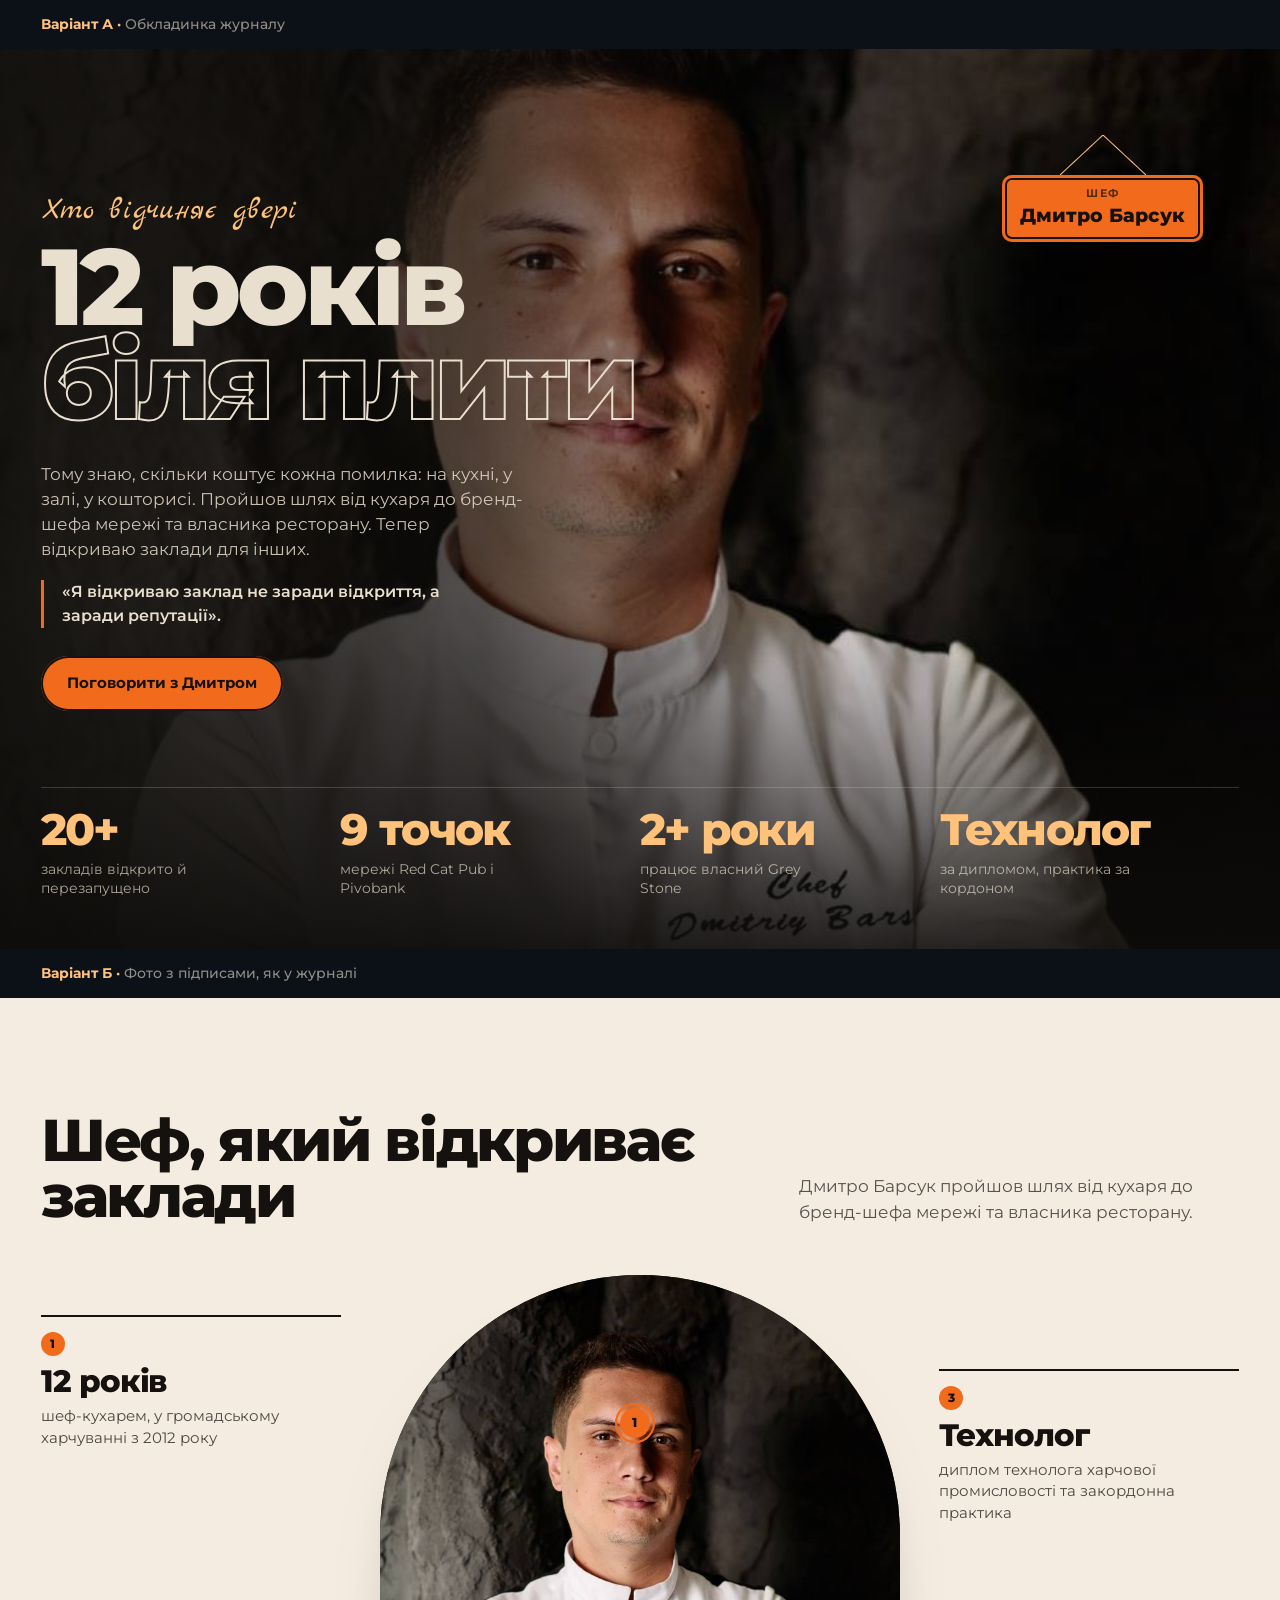
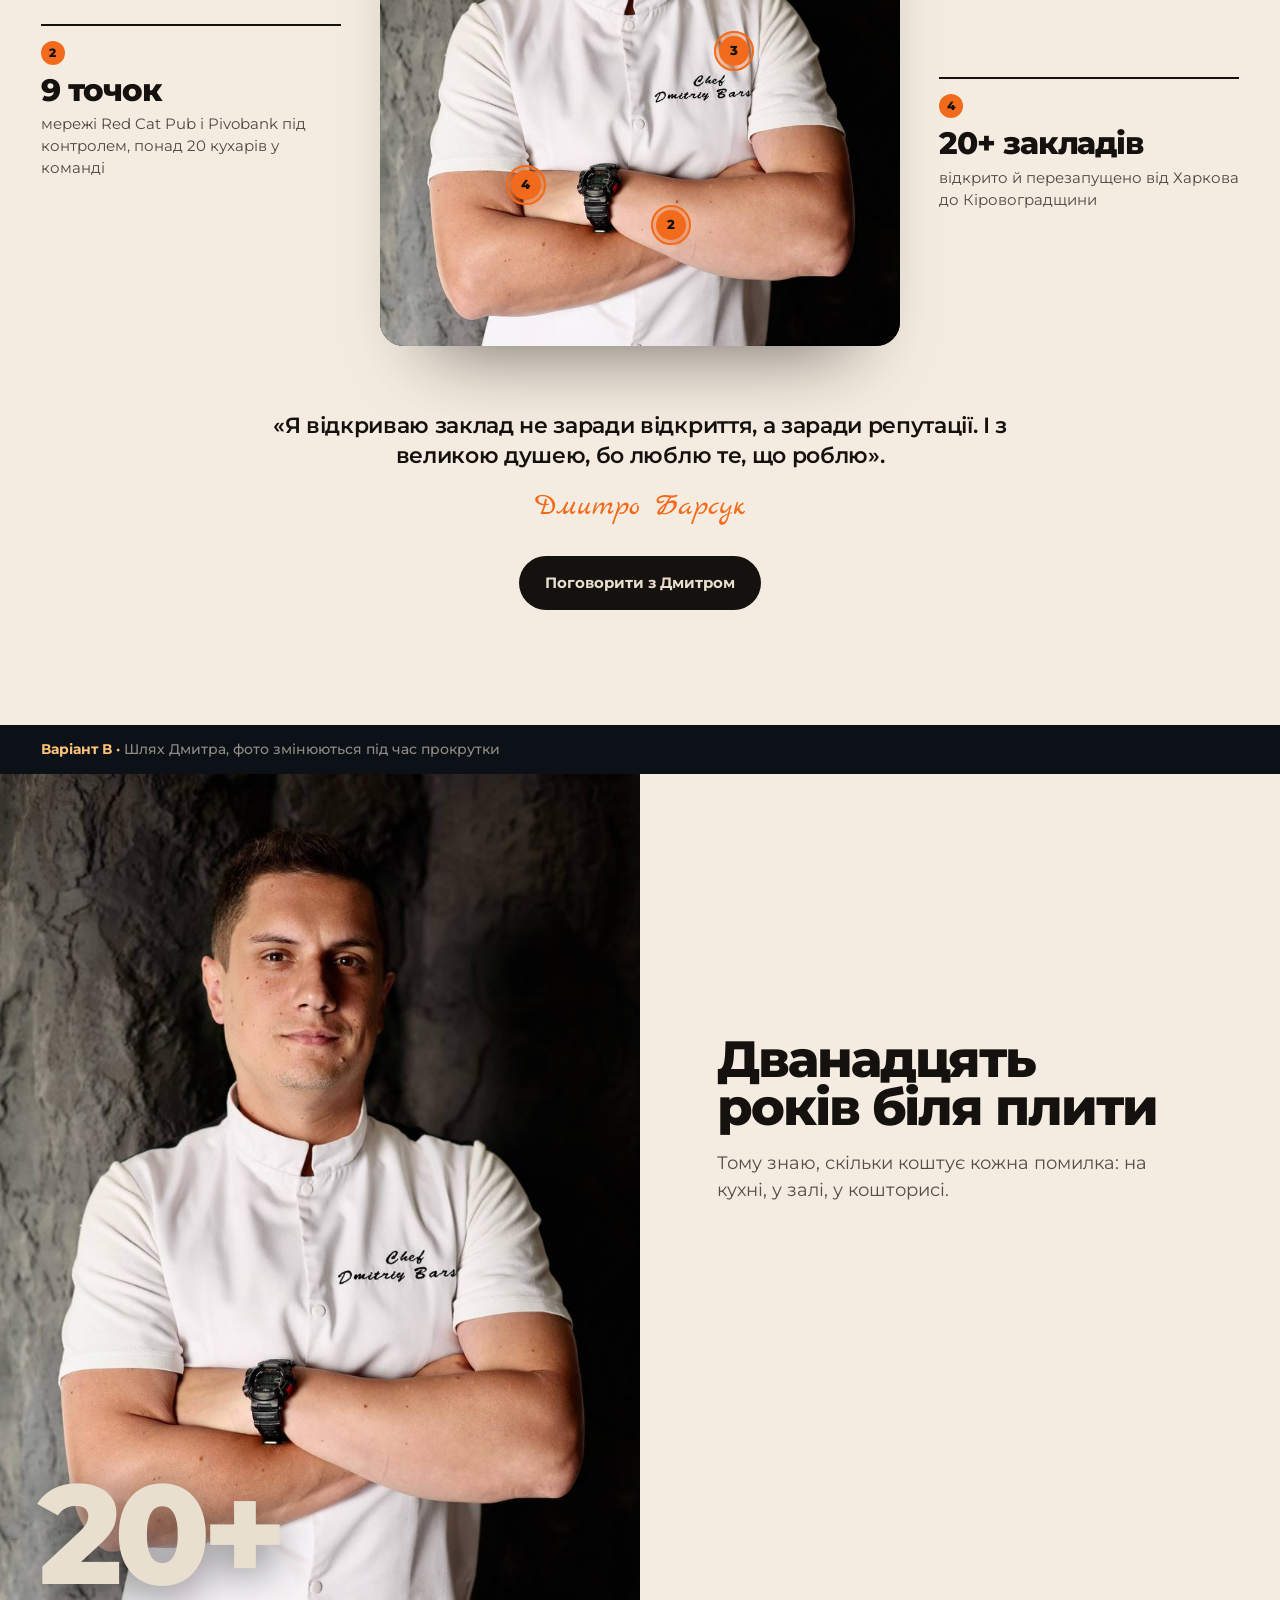
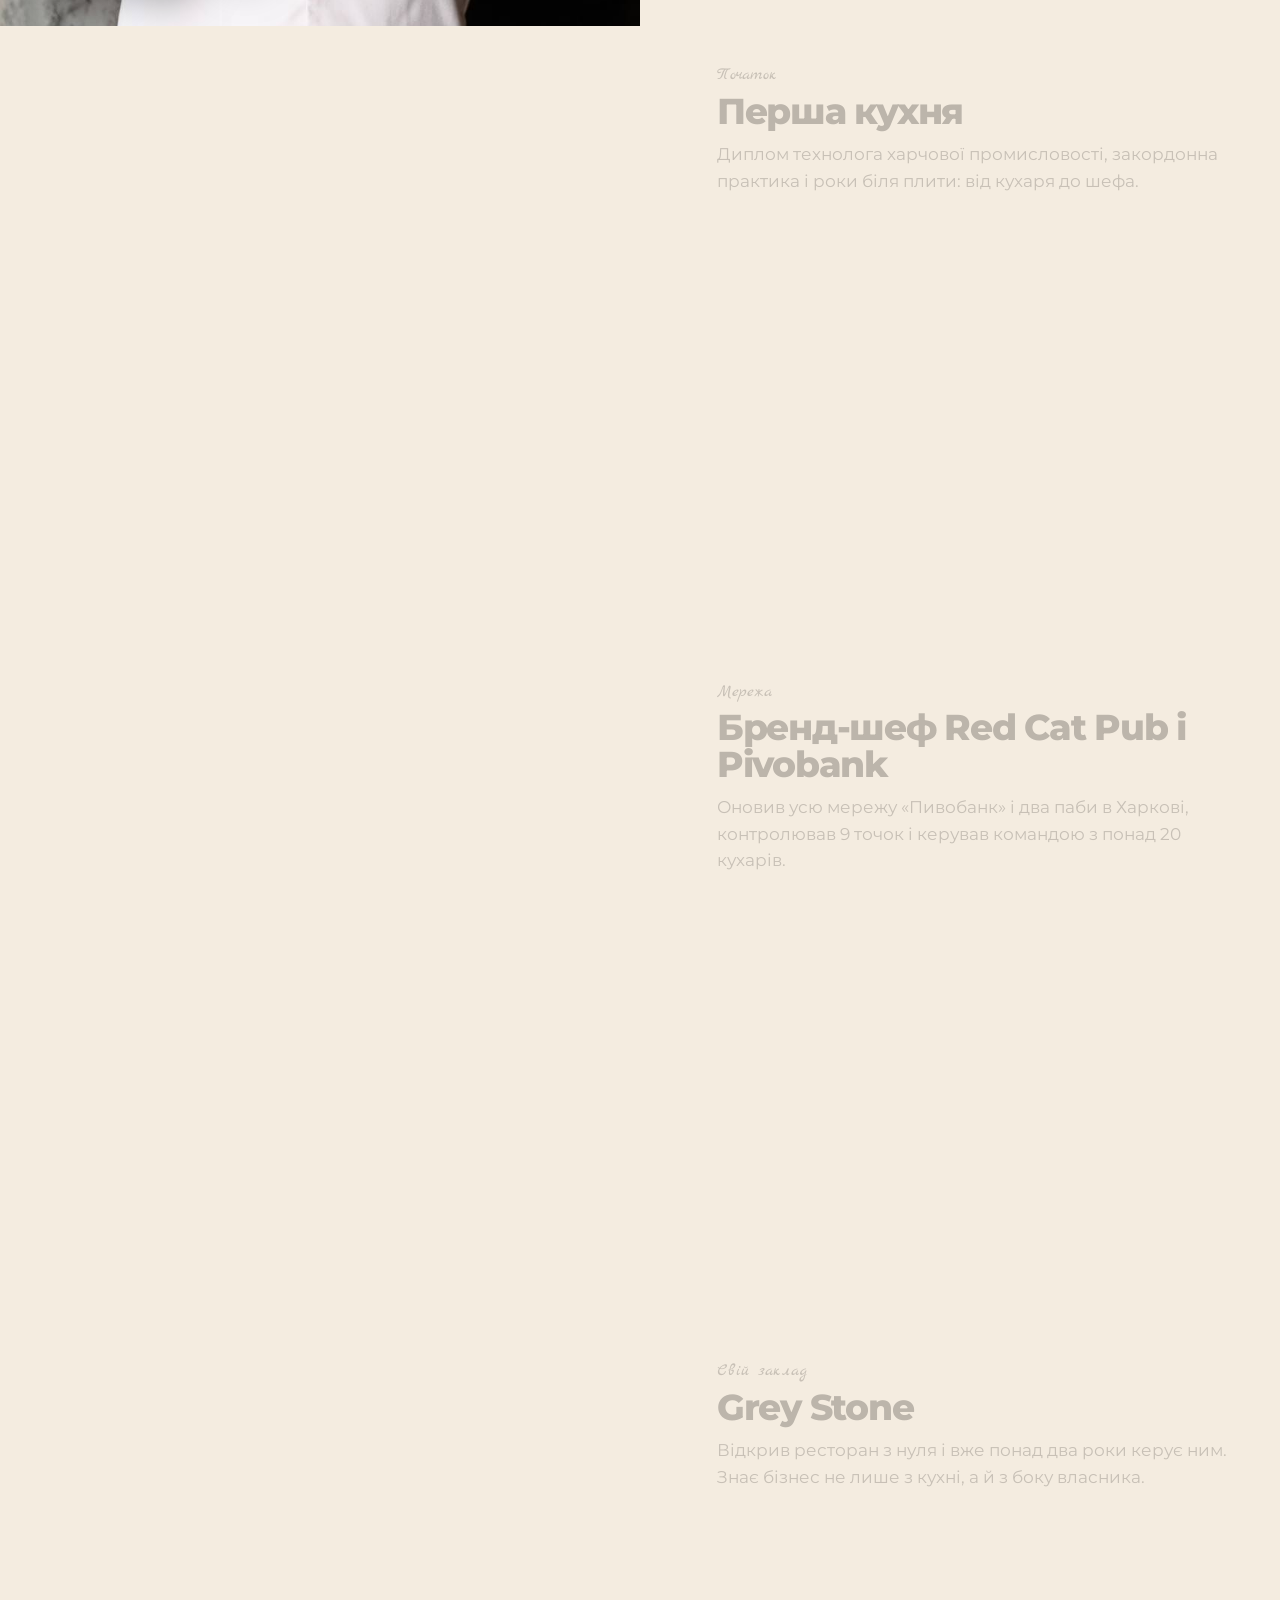
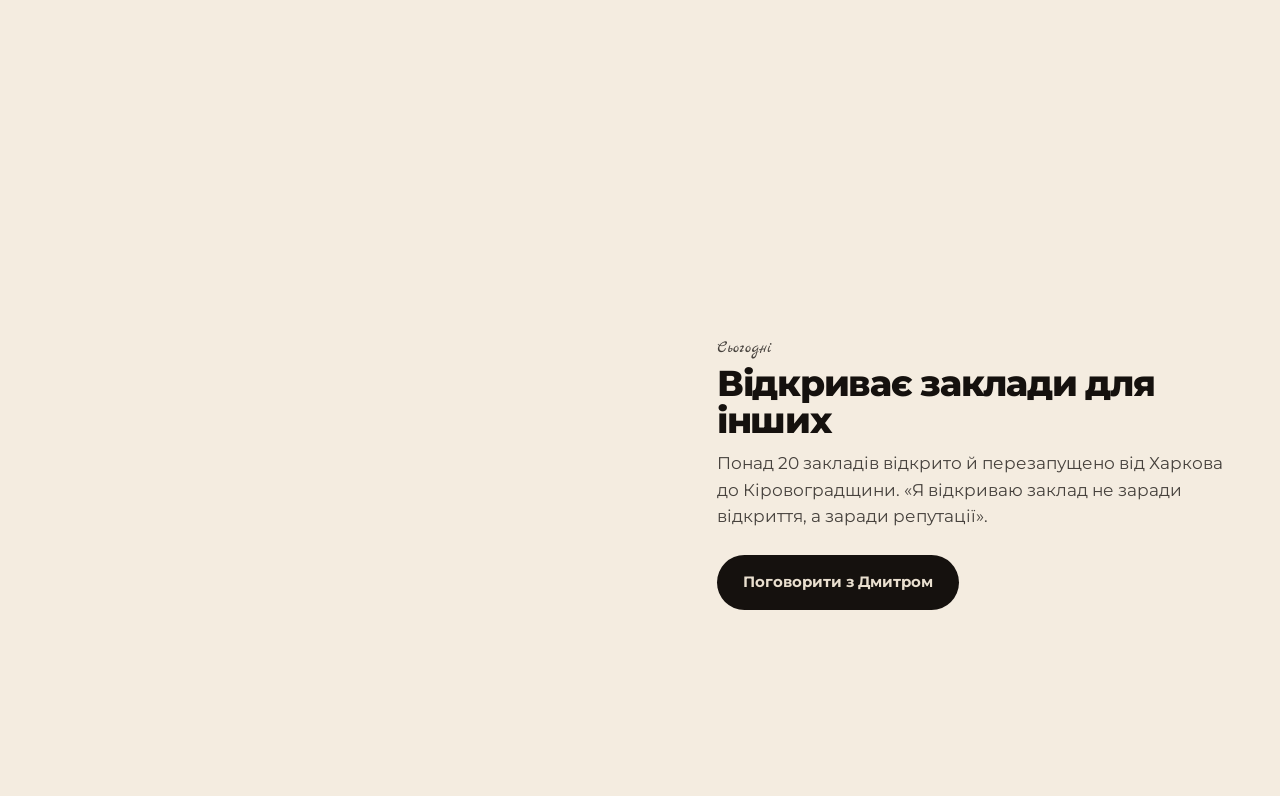
<file: variants/about.html>
<!doctype html>
<html lang="uk">
<head>
<meta charset="utf-8">
<meta name="viewport" content="width=device-width, initial-scale=1">
<title>Варіанти блоку «Про Дмитра»</title>
<link rel="preconnect" href="https://fonts.googleapis.com">
<link rel="preconnect" href="https://fonts.gstatic.com" crossorigin>
<link href="https://fonts.googleapis.com/css2?family=Montserrat:wght@400..800&family=Marck+Script&display=swap" rel="stylesheet">
<style>
:root { --night: #141a24; --cream: #e9dfcf; --paper: #f4ece0; --ink: #15110e; --sign: #f26a1b; --lamp: #ffc27a; --ease: cubic-bezier(.16, 1, .3, 1); --font: 'Montserrat', system-ui, sans-serif; --script: 'Marck Script', cursive; --gutter: clamp(16px, 3.2vw, 48px); }
* { box-sizing: border-box; margin: 0; padding: 0; }
body { background: var(--night); color: var(--cream); font-family: var(--font); line-height: 1.5; }
a { color: inherit; text-decoration: none; }
img { display: block; max-width: 100%; }
.label { position: sticky; top: 0; z-index: 50; padding: 14px var(--gutter); background: rgba(13, 17, 24, .92); backdrop-filter: blur(10px); font-size: 14px; font-weight: 700; color: var(--lamp); }
.label span { color: rgba(233, 223, 207, .6); font-weight: 500; }
.btn { display: inline-flex; padding: 16px 26px; border-radius: 999px; font-size: 15px; font-weight: 700; }
.btn-sign { background: var(--sign); color: var(--ink); box-shadow: inset 0 0 0 2px var(--ink); }
.btn-ink { background: var(--ink); color: var(--cream); }
.sign-board { display: inline-flex; flex-direction: column; align-items: center; padding: 10px 18px 12px; border-radius: 10px; background: var(--sign); color: var(--ink); box-shadow: inset 0 0 0 3px var(--sign), inset 0 0 0 5px var(--ink), 0 14px 30px -12px rgba(0, 0, 0, .7); }
.sign-board small { font-size: 11px; font-weight: 700; letter-spacing: .12em; text-transform: uppercase; opacity: .7; }
.sign-board b { font-size: 19px; font-weight: 800; white-space: nowrap; }

/* ---------- А. Обкладинка ---------- */
.cover { position: relative; min-height: 100svh; overflow: hidden; display: flex; align-items: flex-end; }
.cover-photo { position: absolute; inset: 0; }
.cover-photo img { width: 100%; height: 100%; object-fit: cover; object-position: 50% 18%; transform: scale(var(--z, 1.18)); transform-origin: 70% 30%; transition: transform .1s linear; }
.cover::after { content: ""; position: absolute; inset: 0; background: linear-gradient(90deg, rgba(14, 12, 10, .92) 0%, rgba(14, 12, 10, .7) 38%, rgba(14, 12, 10, 0) 66%), linear-gradient(0deg, rgba(14, 12, 10, .9), transparent 40%); }
.cover-in { position: relative; z-index: 2; width: 100%; padding: clamp(80px, 10vw, 140px) var(--gutter) clamp(30px, 4vw, 50px); }
.cover-kicker { font-family: var(--script); font-size: clamp(26px, 2.4vw, 36px); color: var(--lamp); margin-bottom: 6px; }
.cover-title { font-size: clamp(54px, 8.4vw, 150px); font-weight: 800; letter-spacing: -.045em; line-height: .88; max-width: 9ch; }
.cover-title span { display: block; color: transparent; -webkit-text-stroke: 2px var(--cream); }
.cover-text { max-width: 44ch; margin-top: clamp(22px, 2.6vw, 34px); font-size: clamp(16px, 1.3vw, 19px); color: rgba(233, 223, 207, .85); }
.cover-quote { max-width: 40ch; margin-top: 18px; padding-left: 18px; border-left: 3px solid var(--sign); font-size: clamp(16px, 1.25vw, 18px); font-weight: 600; }
.cover .btn { margin-top: 28px; }
.cover-stats { position: relative; z-index: 2; display: grid; grid-template-columns: repeat(4, 1fr); margin-top: clamp(40px, 6vw, 80px); border-top: 1px solid rgba(233, 223, 207, .2); }
.cover-stats div { padding: 20px 20px 0 0; }
.cover-stats b { display: block; font-size: clamp(30px, 3.4vw, 54px); font-weight: 800; letter-spacing: -.04em; line-height: 1; color: var(--lamp); }
.cover-stats span { display: block; margin-top: 8px; font-size: 14px; line-height: 1.4; color: rgba(233, 223, 207, .7); max-width: 22ch; }
.cover .sign-board { position: absolute; z-index: 3; right: clamp(20px, 6vw, 110px); top: clamp(90px, 14vh, 150px); transform-origin: 50% -40px; animation: swing 5s ease-in-out infinite; }
.cover .sign-board::before { content: ""; position: absolute; top: -40px; left: 50%; width: 86px; height: 40px; margin-left: -43px; background: linear-gradient(to bottom right, transparent calc(50% - 1px), var(--lamp) 50%, transparent calc(50% + 1px)) left / 50% 100% no-repeat, linear-gradient(to bottom left, transparent calc(50% - 1px), var(--lamp) 50%, transparent calc(50% + 1px)) right / 50% 100% no-repeat; }
@keyframes swing { 0%, 100% { transform: rotate(-2.5deg); } 50% { transform: rotate(2.5deg); } }

/* ---------- Б. Кітель з підписами ---------- */
.anno { background: var(--paper); color: var(--ink); padding: clamp(70px, 9vw, 130px) var(--gutter); overflow: hidden; }
.anno-head { max-width: 1240px; margin: 0 auto clamp(30px, 4vw, 50px); display: flex; justify-content: space-between; align-items: end; gap: 30px; flex-wrap: wrap; }
.anno-title { font-size: clamp(38px, 4.6vw, 76px); font-weight: 800; letter-spacing: -.04em; line-height: .95; }
.anno-lead { max-width: 40ch; font-size: 17px; color: rgba(21, 17, 14, .7); }
.anno-stage { position: relative; max-width: 1240px; margin: 0 auto; display: grid; grid-template-columns: 1fr minmax(0, 520px) 1fr; align-items: center; }
.anno-photo { position: relative; grid-column: 2; aspect-ratio: 853 / 1100; border-radius: 260px 260px 24px 24px; overflow: hidden; background: #2b2723; box-shadow: 0 50px 80px -50px rgba(0, 0, 0, .6); }
.anno-photo img { width: 100%; height: 100%; object-fit: cover; object-position: 50% 0; }
.dot { position: absolute; z-index: 3; width: 30px; height: 30px; margin: -15px 0 0 -15px; border-radius: 50%; background: var(--sign); color: var(--ink); box-shadow: 0 0 0 5px rgba(242, 106, 27, .3); display: grid; place-items: center; font-size: 13px; font-weight: 800; transform: scale(0); transition: transform .6s var(--ease); }
.dot::after { content: ""; position: absolute; inset: -5px; border-radius: 50%; border: 2px solid var(--sign); animation: ping 2.4s ease-out infinite; }
@keyframes ping { 0% { transform: scale(1); opacity: .8; } 100% { transform: scale(2); opacity: 0; } }
.notes { position: absolute; inset: 0; pointer-events: none; }
.note { position: absolute; width: min(27%, 300px); padding-top: 14px; border-top: 2px solid var(--ink); opacity: 0; transform: translateY(14px); transition: opacity .7s var(--ease), transform .9s var(--ease); }
.note i { font-style: normal; display: inline-grid; place-items: center; width: 24px; height: 24px; margin-bottom: 10px; border-radius: 50%; background: var(--sign); font-size: 12px; font-weight: 800; }
.note b { display: block; font-size: clamp(24px, 2.4vw, 36px); font-weight: 800; letter-spacing: -.035em; line-height: 1; margin-bottom: 8px; }
.note p { font-size: 15px; line-height: 1.45; color: rgba(21, 17, 14, .75); }
.note:nth-child(1) { left: 0; top: 6%; }
.note:nth-child(2) { left: 0; top: 52%; }
.note:nth-child(3) { right: 0; top: 14%; }
.note:nth-child(4) { right: 0; top: 60%; }
.anno.is-in .dot { transform: scale(1); }
.anno.is-in .note { opacity: 1; transform: none; }
.anno .dot:nth-of-type(2), .anno .note:nth-child(2) { transition-delay: .25s; }
.anno .dot:nth-of-type(3), .anno .note:nth-child(3) { transition-delay: .5s; }
.anno .dot:nth-of-type(4), .anno .note:nth-child(4) { transition-delay: .75s; }
.anno-foot { max-width: 760px; margin: clamp(40px, 5vw, 70px) auto 0; text-align: center; }
.anno-foot p { font-size: clamp(19px, 1.7vw, 24px); font-weight: 600; letter-spacing: -.015em; line-height: 1.4; }
.anno-foot cite { display: block; margin: 14px 0 26px; font-family: var(--script); font-style: normal; font-size: 30px; color: var(--sign); }

/* ---------- В. Шлях ---------- */
.path { background: var(--paper); color: var(--ink); }
.path-grid { display: grid; grid-template-columns: 1fr 1fr; }
.path-photos { position: sticky; top: 48px; height: calc(100svh - 48px); overflow: hidden; background: #2b2723; }
.path-photos img { position: absolute; inset: 0; width: 100%; height: 100%; object-fit: cover; opacity: 0; transform: scale(1.08); transition: opacity 1s, transform 1.6s var(--ease); }
.path-photos img.is-on { opacity: 1; transform: none; }
.path-year { position: absolute; z-index: 2; left: clamp(20px, 3vw, 40px); bottom: clamp(16px, 3vw, 36px); font-size: clamp(80px, 11vw, 190px); font-weight: 800; letter-spacing: -.06em; line-height: .8; color: var(--cream); text-shadow: 0 10px 40px rgba(0, 0, 0, .5); }
.path-steps { padding: 0 var(--gutter) 0 clamp(36px, 6vw, 100px); }
.path-intro { min-height: 70svh; display: flex; flex-direction: column; justify-content: center; padding: 80px 0 20px; }
.path-intro h2 { font-size: clamp(38px, 4vw, 66px); font-weight: 800; letter-spacing: -.04em; line-height: .95; max-width: 13ch; margin-bottom: 18px; }
.path-intro p { max-width: 38ch; font-size: 18px; color: rgba(21, 17, 14, .72); }
.step { min-height: 72svh; display: flex; flex-direction: column; justify-content: center; max-width: 34em; opacity: .25; transition: opacity .6s; }
.step.is-on { opacity: 1; }
.step-when { font-family: var(--script); font-size: 30px; color: var(--sign); }
.step h3 { margin: 4px 0 12px; font-size: clamp(28px, 2.8vw, 44px); font-weight: 800; letter-spacing: -.035em; line-height: 1.02; }
.step p { font-size: 17px; line-height: 1.55; color: rgba(21, 17, 14, .78); }
.step .btn { align-self: flex-start; margin-top: 26px; }
.path-m { display: none; }

@media (max-width: 860px) {
  .cover-in { padding-top: 58svh; }
  .cover::after { background: linear-gradient(0deg, rgba(14, 12, 10, .97) 42%, rgba(14, 12, 10, .4) 70%, rgba(14, 12, 10, 0) 85%); }
  .cover-photo img { object-position: 60% 0; height: 70%; }
  .cover-stats { grid-template-columns: 1fr 1fr; }
  .cover .sign-board { top: 90px; right: 16px; transform: scale(.85); }
  .cover .btn { width: 100%; justify-content: center; }

  .anno-stage { display: block; }
  .anno-photo { max-width: 420px; margin: 0 auto; }
  .notes { position: static; margin-top: 30px; display: grid; gap: 26px; }
  .note { position: static; width: auto; }

  .path-grid { grid-template-columns: 1fr; }
  .path-photos { display: none; }
  .path-steps { padding: 0 var(--gutter); }
  .path-intro { min-height: 0; padding: 70px 0 10px; }
  .step { min-height: 0; padding: 26px 0; opacity: 1; border-top: 1px solid rgba(21, 17, 14, .15); }
  .path-m { display: block; width: 100%; aspect-ratio: 4 / 3; object-fit: cover; border-radius: 16px; margin-bottom: 18px; }
  .step .btn { width: 100%; justify-content: center; }
}
@media (prefers-reduced-motion: reduce) { * { animation: none !important; transition-duration: .01ms !important; } }
</style>
</head>
<body>

<p class="label">Варіант А · <span>Обкладинка журналу</span></p>
<section class="cover" id="cover">
  <div class="cover-photo"><img src="../assets/photos/dima-portrait.jpg" alt="Дмитро Барсук у білому кухарському кітелі"></div>
  <div class="sign-board"><small>Шеф</small><b>Дмитро Барсук</b></div>
  <div class="cover-in">
    <p class="cover-kicker">Хто відчиняє двері</p>
    <h2 class="cover-title">12 років <span>біля плити</span></h2>
    <p class="cover-text">Тому знаю, скільки коштує кожна помилка: на кухні, у залі, у кошторисі. Пройшов шлях від кухаря до бренд-шефа мережі та власника ресторану. Тепер відкриваю заклади для інших.</p>
    <p class="cover-quote">«Я відкриваю заклад не заради відкриття, а заради репутації».</p>
    <a class="btn btn-sign" href="#">Поговорити з Дмитром</a>
    <div class="cover-stats">
      <div><b>20+</b><span>закладів відкрито й перезапущено</span></div>
      <div><b>9 точок</b><span>мережі Red Cat Pub і Pivobank</span></div>
      <div><b>2+ роки</b><span>працює власний Grey Stone</span></div>
      <div><b>Технолог</b><span>за дипломом, практика за кордоном</span></div>
    </div>
  </div>
</section>

<p class="label">Варіант Б · <span>Фото з підписами, як у журналі</span></p>
<section class="anno" id="anno">
  <div class="anno-head">
    <h2 class="anno-title">Шеф, який відкриває<br>заклади</h2>
    <p class="anno-lead">Дмитро Барсук пройшов шлях від кухаря до бренд-шефа мережі та власника ресторану.</p>
  </div>
  <div class="anno-stage">
    <div class="anno-photo">
      <img src="../assets/photos/dima-portrait.jpg" alt="Дмитро Барсук у білому кухарському кітелі">
      <span class="dot" style="left: 49%; top: 22%">1</span>
      <span class="dot" style="left: 56%; top: 82%">2</span>
      <span class="dot" style="left: 68%; top: 56%">3</span>
      <span class="dot" style="left: 28%; top: 76%">4</span>
    </div>
    <div class="notes">
      <div class="note"><i>1</i><b>12 років</b><p>шеф-кухарем, у громадському харчуванні з 2012 року</p></div>
      <div class="note"><i>2</i><b>9 точок</b><p>мережі Red Cat Pub і Pivobank під контролем, понад 20 кухарів у команді</p></div>
      <div class="note"><i>3</i><b>Технолог</b><p>диплом технолога харчової промисловості та закордонна практика</p></div>
      <div class="note"><i>4</i><b>20+ закладів</b><p>відкрито й перезапущено від Харкова до Кіровоградщини</p></div>
    </div>
  </div>
  <div class="anno-foot">
    <p>«Я відкриваю заклад не заради відкриття, а заради репутації. І з великою душею, бо люблю те, що роблю».</p>
    <cite>Дмитро Барсук</cite>
    <a class="btn btn-ink" href="#">Поговорити з Дмитром</a>
  </div>
</section>

<p class="label">Варіант В · <span>Шлях Дмитра, фото змінюються під час прокрутки</span></p>
<section class="path" id="path">
  <div class="path-grid">
    <div class="path-photos">
      <img class="is-on" src="../assets/photos/dima-portrait.jpg" alt="" style="object-position: 50% 15%">
      <img src="../assets/photos/case-redcat-opening.jpg" alt="">
      <img src="../assets/photos/case-greystone-facade.jpg" alt="">
      <img src="../assets/photos/dima-portrait.jpg" alt="" style="object-position: 50% 15%">
      <span class="path-year" id="pathYear">2012</span>
    </div>
    <div class="path-steps">
      <div class="path-intro">
        <h2>Дванадцять років біля плити</h2>
        <p>Тому знаю, скільки коштує кожна помилка: на кухні, у залі, у кошторисі.</p>
      </div>
      <article class="step" data-year="2012">
        <img class="path-m" src="../assets/photos/dima-portrait.jpg" alt="" style="object-position: 50% 15%">
        <p class="step-when">Початок</p>
        <h3>Перша кухня</h3>
        <p>Диплом технолога харчової промисловості, закордонна практика і роки біля плити: від кухаря до шефа.</p>
      </article>
      <article class="step" data-year="9">
        <img class="path-m" src="../assets/photos/case-redcat-opening.jpg" alt="">
        <p class="step-when">Мережа</p>
        <h3>Бренд-шеф Red Cat Pub і Pivobank</h3>
        <p>Оновив усю мережу «Пивобанк» і два паби в Харкові, контролював 9 точок і керував командою з понад 20 кухарів.</p>
      </article>
      <article class="step" data-year="2+">
        <img class="path-m" src="../assets/photos/case-greystone-facade.jpg" alt="">
        <p class="step-when">Свій заклад</p>
        <h3>Grey Stone</h3>
        <p>Відкрив ресторан з нуля і вже понад два роки керує ним. Знає бізнес не лише з кухні, а й з боку власника.</p>
      </article>
      <article class="step" data-year="20+">
        <img class="path-m" src="../assets/photos/dima-portrait.jpg" alt="" style="object-position: 50% 15%">
        <p class="step-when">Сьогодні</p>
        <h3>Відкриває заклади для інших</h3>
        <p>Понад 20 закладів відкрито й перезапущено від Харкова до Кіровоградщини. «Я відкриваю заклад не заради відкриття, а заради репутації».</p>
        <a class="btn btn-ink" href="#">Поговорити з Дмитром</a>
      </article>
    </div>
  </div>
</section>

<script>
// А: фото повільно віддаляється, поки блок прокручується
const cover = document.getElementById('cover');
const coverImg = cover.querySelector('.cover-photo img');
function zoom() {
  const r = cover.getBoundingClientRect();
  const k = Math.min(Math.max(1 - r.bottom / (innerHeight + r.height), 0), 1);
  coverImg.style.setProperty('--z', (1.18 - k * 0.3).toFixed(3));
}
addEventListener('scroll', zoom, { passive: true });
zoom();

// Б: точки й підписи з'являються, коли блок у кадрі
new IntersectionObserver((e, io) => {
  if (e[0].isIntersecting) { document.getElementById('anno').classList.add('is-in'); io.disconnect(); }
}, { threshold: 0.3 }).observe(document.querySelector('.anno-stage'));

// В: кожен крок вмикає своє фото й велику цифру
const photos = [...document.querySelectorAll('.path-photos img')];
const steps = [...document.querySelectorAll('.step')];
const year = document.getElementById('pathYear');
const stepIO = new IntersectionObserver((entries) => {
  for (const e of entries) {
    if (!e.isIntersecting) continue;
    const i = steps.indexOf(e.target);
    steps.forEach((s, j) => s.classList.toggle('is-on', j === i));
    photos.forEach((p, j) => p.classList.toggle('is-on', j === i));
    year.textContent = e.target.dataset.year;
  }
}, { rootMargin: '-45% 0px -45% 0px' });
steps.forEach((s) => stepIO.observe(s));
</script>
</body>
</html>
</file>
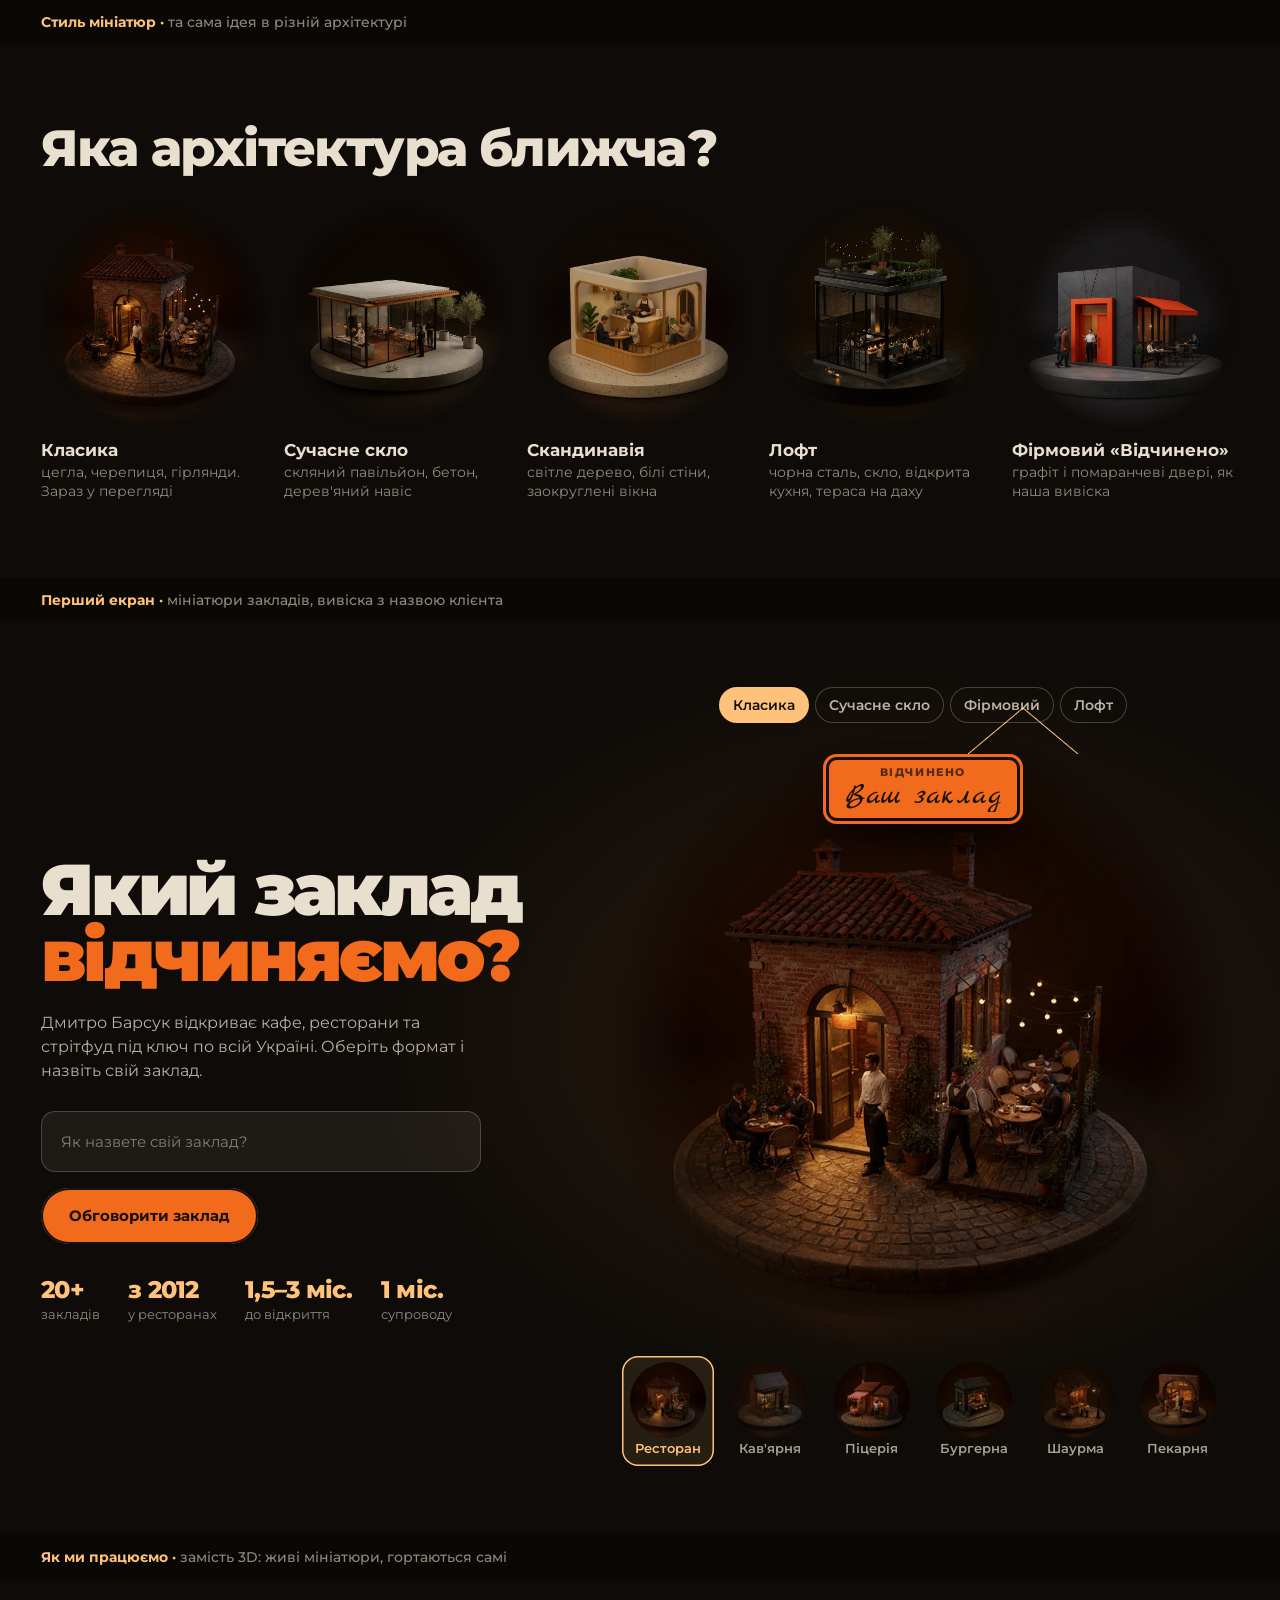
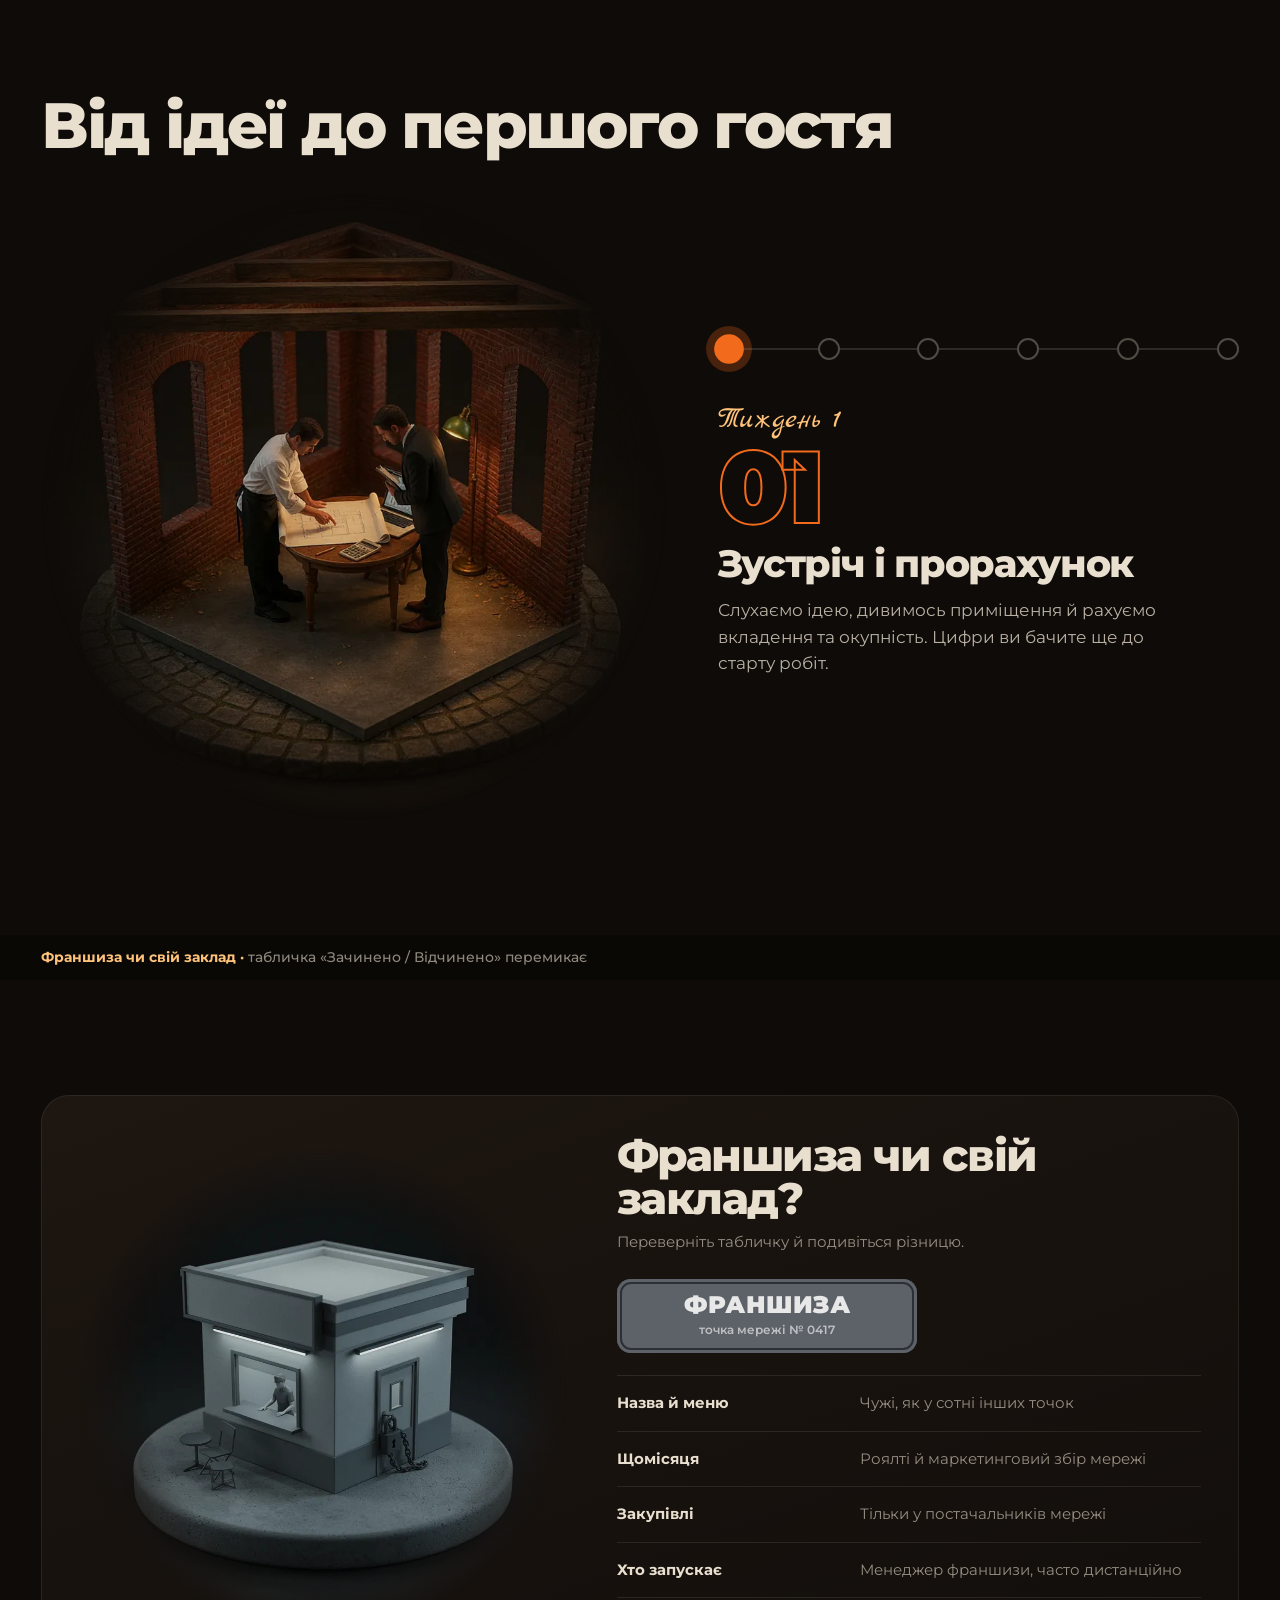
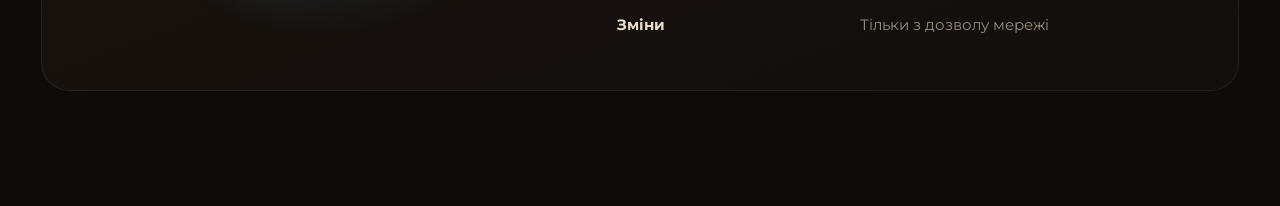
<file: variants/blocks.html>
<!doctype html>
<html lang="uk">
<head>
<meta charset="utf-8">
<meta name="viewport" content="width=device-width, initial-scale=1">
<title>Нові блоки: перегляд</title>
<link rel="preconnect" href="https://fonts.googleapis.com">
<link rel="preconnect" href="https://fonts.gstatic.com" crossorigin>
<link href="https://fonts.googleapis.com/css2?family=Montserrat:wght@400..900&family=Marck+Script&display=swap" rel="stylesheet">
<style>
:root { --bg: #0e0b08; --cream: #e9dfcf; --ink: #15110e; --sign: #f26a1b; --lamp: #ffc27a; --paper: #f4ece0; --ease: cubic-bezier(.16, 1, .3, 1); --font: 'Montserrat', system-ui, sans-serif; --script: 'Marck Script', cursive; --gutter: clamp(16px, 3.2vw, 48px); }
* { box-sizing: border-box; margin: 0; padding: 0; }
body { background: var(--bg); color: var(--cream); font-family: var(--font); line-height: 1.5; overflow-x: hidden; }
button, input { font: inherit; color: inherit; background: none; border: 0; }
button { cursor: pointer; }
a { color: inherit; text-decoration: none; }
img { display: block; max-width: 100%; }
.label { position: sticky; top: 0; z-index: 50; padding: 12px var(--gutter); background: rgba(10, 8, 6, .9); backdrop-filter: blur(10px); font-size: 14px; font-weight: 700; color: var(--lamp); }
.label span { color: rgba(233, 223, 207, .6); font-weight: 500; }
.btn { display: inline-flex; align-items: center; justify-content: center; min-height: 56px; padding: 0 28px; border-radius: 999px; background: var(--sign); color: var(--ink); box-shadow: inset 0 0 0 2px var(--ink); font-size: 15px; font-weight: 700; transition: transform .4s var(--ease); }
.btn:hover { transform: translateY(-2px); }
/* картинки на темному тлі: краї розчиняються */
.fade { -webkit-mask: radial-gradient(closest-side, #000 72%, transparent 100%); mask: radial-gradient(closest-side, #000 72%, transparent 100%); }

.styles { padding: clamp(50px, 6vw, 90px) var(--gutter); }
.styles-title { max-width: 1400px; margin: 0 auto 30px; font-size: clamp(32px, 4vw, 60px); font-weight: 800; letter-spacing: -.035em; line-height: 1; }
.styles-grid { max-width: 1400px; margin: 0 auto; display: grid; grid-template-columns: repeat(5, 1fr); gap: 16px; }
.styles-grid figure { display: grid; gap: 8px; }
.styles-grid img { width: 100%; aspect-ratio: 1; object-fit: cover; }
.styles-grid b { display: block; font-size: 17px; }
.styles-grid span { display: block; font-size: 13.5px; line-height: 1.4; color: rgba(233, 223, 207, .6); }
@media (max-width: 860px) { .styles-grid { grid-template-columns: 1fr 1fr; } .styles-grid figure:first-child { grid-column: 1 / -1; } }

/* ================= 1. Перший екран ================= */
.hero { position: relative; min-height: calc(100svh - 44px); display: grid; grid-template-columns: minmax(0, 5fr) minmax(0, 6fr); align-items: center; gap: clamp(20px, 3vw, 50px); padding: clamp(30px, 5vw, 70px) var(--gutter) clamp(24px, 3vw, 40px); background: radial-gradient(60% 60% at 70% 45%, rgba(255, 150, 70, .12), transparent 70%), var(--bg); }
.hero-title { font-size: clamp(44px, 5.6vw, 96px); font-weight: 900; letter-spacing: -.045em; line-height: .92; }
.hero-title span { display: block; color: var(--sign); }
.hero-lead { max-width: 40ch; margin-top: 22px; font-size: clamp(16px, 1.25vw, 19px); color: rgba(233, 223, 207, .78); }
.hero-name { display: block; max-width: 440px; margin-top: 28px; }
.hero-name input { width: 100%; padding: 16px 20px; border-radius: 14px; background: rgba(233, 223, 207, .07); box-shadow: inset 0 0 0 1px rgba(233, 223, 207, .22); font-family: var(--script); font-size: 26px; line-height: 1.1; transition: box-shadow .3s; }
.hero-name input::placeholder { font-family: var(--font); font-size: 15px; color: rgba(233, 223, 207, .5); }
.hero-name input:focus { outline: none; box-shadow: inset 0 0 0 1.5px var(--lamp); }
.hero .btn { margin-top: 16px; }
.hero-stats { list-style: none; display: flex; gap: 0 28px; flex-wrap: wrap; margin-top: 34px; }
.hero-stats b { display: block; font-size: 24px; font-weight: 800; letter-spacing: -.03em; color: var(--lamp); line-height: 1; }
.hero-stats span { font-size: 12.5px; color: rgba(233, 223, 207, .6); }

.stage { position: relative; display: grid; justify-items: center; }
.stage-main { position: relative; width: min(100%, 640px); aspect-ratio: 1; }
.stage-main img { position: absolute; inset: 0; width: 100%; height: 100%; object-fit: cover; opacity: 0; transform: scale(.94) translateY(12px); transition: opacity .7s, transform 1s var(--ease); }
.stage-main img.is-on { opacity: 1; transform: none; }
/* вивіска з назвою клієнта висить над закладом */
.tag { position: absolute; z-index: 3; left: 50%; top: 4%; display: flex; flex-direction: column; align-items: center; transform-origin: 50% -46px; animation: sway 4s ease-in-out infinite; }
.tag::before { content: ""; position: absolute; top: -46px; left: 50%; width: 110px; height: 46px; margin-left: -55px; background: linear-gradient(to bottom right, transparent calc(50% - 1px), var(--lamp) 50%, transparent calc(50% + 1px)) left / 50% 100% no-repeat, linear-gradient(to bottom left, transparent calc(50% - 1px), var(--lamp) 50%, transparent calc(50% + 1px)) right / 50% 100% no-repeat; }
.tag-board { min-width: 200px; max-width: 360px; padding: 10px 22px 12px; border-radius: 14px; background: var(--sign); color: var(--ink); text-align: center; box-shadow: inset 0 0 0 3px var(--sign), inset 0 0 0 6px var(--ink), 0 24px 44px -14px rgba(0, 0, 0, .8); translate: -50% 0; }
.tag-board small { display: block; font-size: 11px; font-weight: 800; letter-spacing: .14em; text-transform: uppercase; opacity: .7; }
.tag-board b { display: block; font-family: var(--script); font-size: 30px; font-weight: 400; line-height: 1.05; overflow: hidden; text-overflow: ellipsis; white-space: nowrap; }
@keyframes sway { 0%, 100% { transform: rotate(-4deg); } 50% { transform: rotate(4deg); } }
.formats { display: flex; gap: 10px; margin-top: -10px; overflow-x: auto; scrollbar-width: none; max-width: 100%; padding: 4px; }
.formats::-webkit-scrollbar { display: none; }
.fmt { flex: 0 0 auto; display: grid; justify-items: center; gap: 2px; width: 92px; padding: 6px 4px 8px; border-radius: 16px; transition: background .3s, box-shadow .3s; }
.fmt img { width: 76px; height: 76px; border-radius: 50%; object-fit: cover; transition: transform .5s var(--ease); }
.fmt span { font-size: 12.5px; font-weight: 600; color: rgba(233, 223, 207, .7); }
.fmt:hover img { transform: translateY(-4px) scale(1.06); }
.fmt.is-on { background: rgba(255, 194, 122, .1); box-shadow: inset 0 0 0 1.5px var(--lamp); }
.fmt.is-on span { color: var(--lamp); }

.styles-pick { display: flex; flex-wrap: wrap; gap: 6px; justify-content: center; margin-bottom: 6px; position: relative; z-index: 4; }
.sp { padding: 8px 14px; border-radius: 999px; font-size: 13.5px; font-weight: 600; box-shadow: inset 0 0 0 1px rgba(233, 223, 207, .25); color: rgba(233, 223, 207, .8); transition: background .3s, color .3s; }
.sp.is-on { background: var(--lamp); color: var(--ink); box-shadow: none; }
.style-note { min-height: 20px; margin-top: 6px; font-size: 13px; color: rgba(233, 223, 207, .5); text-align: center; }

/* ================= 2. Етапи ================= */
.build { padding: clamp(70px, 9vw, 130px) var(--gutter); background: var(--bg); }
.build-head { max-width: 1280px; margin: 0 auto clamp(20px, 3vw, 40px); }
.build-title { font-size: clamp(38px, 5vw, 80px); font-weight: 800; letter-spacing: -.035em; line-height: .95; }
.build-grid { max-width: 1280px; margin: 0 auto; display: grid; grid-template-columns: minmax(0, 6fr) minmax(0, 5fr); gap: clamp(20px, 4vw, 70px); align-items: center; }
.build-pics { position: relative; aspect-ratio: 1; }
.build-pics img { position: absolute; inset: 0; width: 100%; height: 100%; object-fit: cover; opacity: 0; transform: scale(1.04); transition: opacity .9s, transform 1.4s var(--ease); }
.build-pics img.is-on { opacity: 1; transform: none; }
.track { position: relative; display: flex; justify-content: space-between; margin-bottom: clamp(26px, 3vw, 40px); }
.track::before, .track-fill { content: ""; position: absolute; left: 11px; right: 11px; top: 50%; height: 2px; margin-top: -1px; background: rgba(233, 223, 207, .15); }
.track-fill { right: auto; width: 0; background: var(--sign); transition: width .7s var(--ease); }
.dot { position: relative; z-index: 1; width: 22px; height: 22px; border-radius: 50%; background: var(--bg); box-shadow: inset 0 0 0 2px rgba(233, 223, 207, .3); transition: background .4s, box-shadow .4s, transform .4s; }
.dot.is-done { background: var(--sign); box-shadow: none; }
.dot.is-on { transform: scale(1.35); box-shadow: 0 0 0 6px rgba(242, 106, 27, .25); }
.step-when { font-family: var(--script); font-size: 30px; color: var(--lamp); }
.step-num { font-size: clamp(70px, 8vw, 130px); font-weight: 900; letter-spacing: -.06em; line-height: .85; color: transparent; -webkit-text-stroke: 2px var(--sign); }
.step-title { margin-top: 14px; font-size: clamp(28px, 3vw, 46px); font-weight: 800; letter-spacing: -.035em; line-height: 1.02; }
.step-text { max-width: 40ch; margin-top: 14px; font-size: 17px; line-height: 1.55; color: rgba(233, 223, 207, .78); }
.step-anim > * { transition: opacity .4s, transform .6s var(--ease); }
.step-anim.is-out > * { opacity: 0; transform: translateY(10px); }

/* ================= 3. Франшиза ================= */
.fr { padding: clamp(70px, 9vw, 130px) var(--gutter); background: var(--bg); }
.fr-card { max-width: 1280px; margin: 0 auto; display: grid; grid-template-columns: minmax(0, 5fr) minmax(0, 6fr); gap: clamp(20px, 4vw, 60px); align-items: center; padding: clamp(20px, 3vw, 44px); border-radius: 28px; background: linear-gradient(160deg, #1d1611, #120e0b); box-shadow: inset 0 0 0 1px rgba(233, 223, 207, .08); }
.fr-pics { position: relative; aspect-ratio: 1; }
.fr-pics img { position: absolute; inset: 0; width: 100%; height: 100%; object-fit: cover; transition: opacity .8s, transform 1.1s var(--ease), filter .8s; }
.fr-own { opacity: 0; transform: scale(.95); }
.fr.is-own .fr-own { opacity: 1; transform: none; }
.fr.is-own .fr-chain { opacity: 0; transform: scale(1.04); filter: blur(4px); }
.fr-title { font-size: clamp(30px, 3.4vw, 54px); font-weight: 800; letter-spacing: -.035em; line-height: 1; }
.fr-hint { margin-top: 10px; font-size: 15px; color: rgba(233, 223, 207, .6); }
/* табличка, що перевертається: зачинено / відчинено */
.flip { position: relative; display: block; width: 300px; height: 74px; margin: 26px 0 8px; perspective: 900px; }
.flip-in { position: absolute; inset: 0; transform-style: preserve-3d; transition: transform .9s cubic-bezier(.3, 1.5, .5, 1); }
.fr.is-own .flip-in { transform: rotateX(180deg); }
.flip-face { position: absolute; inset: 0; display: flex; flex-direction: column; align-items: center; justify-content: center; border-radius: 14px; backface-visibility: hidden; }
.flip-face b { font-size: 24px; font-weight: 900; letter-spacing: .02em; line-height: 1; }
.flip-face small { margin-top: 4px; font-size: 12px; font-weight: 600; opacity: .7; }
.flip-a { background: #5d6168; color: #e8e8e8; box-shadow: inset 0 0 0 3px #5d6168, inset 0 0 0 5px #2c2f33; }
.flip-b { background: var(--sign); color: var(--ink); box-shadow: inset 0 0 0 3px var(--sign), inset 0 0 0 5px var(--ink); transform: rotateX(180deg); }
.flip:hover .flip-in { filter: brightness(1.08); }
.fr-rows { margin-top: 22px; }
.fr-row { display: grid; grid-template-columns: minmax(0, 2fr) minmax(0, 3fr); gap: 16px; padding: 16px 0; border-top: 1px solid rgba(233, 223, 207, .1); }
.fr-row dt { font-size: 15px; font-weight: 700; }
.fr-row dd { position: relative; font-size: 15px; line-height: 1.45; }
.fr-row dd span { display: block; transition: opacity .4s, transform .5s var(--ease); }
.fr-row .v-own { position: absolute; inset: 0; opacity: 0; transform: translateY(8px); color: var(--lamp); font-weight: 600; }
.fr-row .v-chain { color: rgba(233, 223, 207, .6); }
.fr.is-own .fr-row .v-chain { opacity: 0; transform: translateY(-8px); }
.fr.is-own .fr-row .v-own { opacity: 1; transform: none; }
.fr-row:nth-child(2) span { transition-delay: .06s; }
.fr-row:nth-child(3) span { transition-delay: .12s; }
.fr-row:nth-child(4) span { transition-delay: .18s; }
.fr-row:nth-child(5) span { transition-delay: .24s; }

@media (max-width: 860px) {
  .hero { grid-template-columns: 1fr; min-height: 0; text-align: left; }
  .stage { order: -1; }
  .stage-main { width: min(100%, 420px); }
  .tag-board { min-width: 160px; padding: 8px 16px 10px; }
  .tag-board b { font-size: 24px; }
  .hero .btn { width: 100%; }
  .build-grid, .fr-card { grid-template-columns: 1fr; }
  .build-pics { max-width: 460px; width: 100%; margin: 0 auto; }
  .fr-pics { max-width: 420px; width: 100%; margin: 0 auto; }
  .flip { width: 100%; }
  .fr-row { grid-template-columns: 1fr; gap: 4px; }
}
@media (prefers-reduced-motion: reduce) { * { animation: none !important; transition-duration: .01ms !important; } }
</style>
</head>
<body>

<p class="label">Стиль мініатюр · <span>та сама ідея в різній архітектурі</span></p>
<section class="styles">
  <h2 class="styles-title">Яка архітектура ближча?</h2>
  <div class="styles-grid">
    <figure><img class="fade" src="img/c-restaurant.webp" alt=""><figcaption><b>Класика</b><span>цегла, черепиця, гірлянди. Зараз у перегляді</span></figcaption></figure>
    <figure><img class="fade" src="img/m-glass.webp" alt=""><figcaption><b>Сучасне скло</b><span>скляний павільйон, бетон, дерев'яний навіс</span></figcaption></figure>
    <figure><img class="fade" src="img/m-scandi.webp" alt=""><figcaption><b>Скандинавія</b><span>світле дерево, білі стіни, заокруглені вікна</span></figcaption></figure>
    <figure><img class="fade" src="img/l-restaurant.webp" alt=""><figcaption><b>Лофт</b><span>чорна сталь, скло, відкрита кухня, тераса на даху</span></figcaption></figure>
    <figure><img class="fade" src="img/o-restaurant.webp" alt=""><figcaption><b>Фірмовий «Відчинено»</b><span>графіт і помаранчеві двері, як наша вивіска</span></figcaption></figure>
  </div>
</section>

<p class="label">Перший екран · <span>мініатюри закладів, вивіска з назвою клієнта</span></p>
<section class="hero">
  <div class="hero-copy">
    <h1 class="hero-title">Який заклад <span>відчиняємо?</span></h1>
    <p class="hero-lead">Дмитро Барсук відкриває кафе, ресторани та стрітфуд під ключ по всій Україні. Оберіть формат і назвіть свій заклад.</p>
    <label class="hero-name"><input id="name" maxlength="22" placeholder="Як назвете свій заклад?"></label>
    <a class="btn" href="#">Обговорити заклад</a>
    <ul class="hero-stats">
      <li><b>20+</b><span>закладів</span></li>
      <li><b>з 2012</b><span>у ресторанах</span></li>
      <li><b>1,5–3 міс.</b><span>до відкриття</span></li>
      <li><b>1 міс.</b><span>супроводу</span></li>
    </ul>
  </div>
  <div class="stage">
    <div class="styles-pick" id="stylePick" role="group" aria-label="Стиль архітектури">
      <button class="sp is-on" data-s="c">Класика</button>
      <button class="sp" data-s="g">Сучасне скло</button>
      <button class="sp" data-s="o">Фірмовий</button>
      <button class="sp" data-s="l">Лофт</button>
    </div>
    <div class="stage-main" id="stageMain">
      <div class="tag" aria-hidden="true"><div class="tag-board"><small>Відчинено</small><b id="tagName">Ваш заклад</b></div></div>
    </div>
    <div class="formats" id="formats"></div>
    <p class="style-note" id="styleNote"></p>
  </div>
</section>

<p class="label">Як ми працюємо · <span>замість 3D: живі мініатюри, гортаються самі</span></p>
<section class="build" id="build">
  <div class="build-head"><h2 class="build-title">Від ідеї до першого гостя</h2></div>
  <div class="build-grid">
    <div class="build-pics" id="buildPics">
      <img class="fade is-on" src="img/c-s1.webp" alt="">
      <img class="fade" src="img/c-s2.webp" alt="">
      <img class="fade" src="img/c-s3.webp" alt="">
      <img class="fade" src="img/c-s4.webp" alt="">
      <img class="fade" src="img/c-s5.webp" alt="">
      <img class="fade" src="img/c-s6.webp" alt="">
    </div>
    <div>
      <div class="track" id="track"><span class="track-fill" id="trackFill"></span></div>
      <div class="step-anim" id="stepBox">
        <p class="step-when" id="stepWhen"></p>
        <p class="step-num" id="stepNum"></p>
        <h3 class="step-title" id="stepTitle"></h3>
        <p class="step-text" id="stepText"></p>
      </div>
    </div>
  </div>
</section>

<p class="label">Франшиза чи свій заклад · <span>табличка «Зачинено / Відчинено» перемикає</span></p>
<section class="fr" id="fr">
  <div class="fr-card">
    <div class="fr-pics">
      <img class="fade fr-chain" src="img/franchise.webp" alt="Безлика точка франшизи">
      <img class="fade fr-own" id="frOwn" src="img/c-own.webp" alt="Власний затишний заклад">
    </div>
    <div>
      <h2 class="fr-title">Франшиза чи свій заклад?</h2>
      <p class="fr-hint">Переверніть табличку й подивіться різницю.</p>
      <button class="flip" id="flip" type="button" aria-pressed="false" aria-label="Перемкнути: франшиза чи свій заклад">
        <span class="flip-in">
          <span class="flip-face flip-a"><b>ФРАНШИЗА</b><small>точка мережі № 0417</small></span>
          <span class="flip-face flip-b"><b>ВІДЧИНЕНО</b><small>ваш власний заклад</small></span>
        </span>
      </button>
      <dl class="fr-rows">
        <div class="fr-row"><dt>Назва й меню</dt><dd><span class="v-chain">Чужі, як у сотні інших точок</span><span class="v-own">Ваші, придумані під ваших гостей</span></dd></div>
        <div class="fr-row"><dt>Щомісяця</dt><dd><span class="v-chain">Роялті й маркетинговий збір мережі</span><span class="v-own">Нічого. Прибуток лишається вам</span></dd></div>
        <div class="fr-row"><dt>Закупівлі</dt><dd><span class="v-chain">Тільки у постачальників мережі</span><span class="v-own">Там, де вигідно вам</span></dd></div>
        <div class="fr-row"><dt>Хто запускає</dt><dd><span class="v-chain">Менеджер франшизи, часто дистанційно</span><span class="v-own">Шеф, який сам відкрив і тримає ресторан</span></dd></div>
        <div class="fr-row"><dt>Зміни</dt><dd><span class="v-chain">Тільки з дозволу мережі</span><span class="v-own">Коли вирішите самі</span></dd></div>
      </dl>
    </div>
  </div>
</section>

<script>
// 1. Стиль і формати: картинки для кожного стилю; поки людина не обрала сама, формати гортаються
const NAMES = { restaurant: 'Ресторан', coffee: "Кав'ярня", pizza: 'Піцерія', burger: 'Бургерна', shawarma: 'Шаурма', bakery: 'Пекарня' };
// які картинки вже намальовані в кожному стилі; бракує — показуємо класику
const HAVE = {
  c: { f: ['restaurant', 'coffee', 'pizza', 'burger', 'shawarma', 'bakery'], s: [1, 2, 3, 4, 5, 6], own: true },
  g: { f: ['restaurant', 'coffee'], s: [], own: false },
  o: { f: ['restaurant'], s: [], own: false },
  l: { f: ['restaurant'], s: [], own: false },
};
const SETS = Object.fromEntries(Object.entries(HAVE).map(([st, h]) => [st, Object.fromEntries(h.f.map((k) => [k, `${st}-${k}`]))]));
const stageMain = document.getElementById('stageMain');
const fmtBox = document.getElementById('formats');
const note = document.getElementById('styleNote');
let bigs = [], formats = [], fi = 0, auto = true;
function setStyle(st) {
  bigs.forEach((im) => im.remove());
  fmtBox.innerHTML = '';
  const set = SETS[st];
  const keys = Object.keys(set);
  bigs = keys.map((k) => {
    const im = document.createElement('img');
    im.className = 'fade'; im.src = `img/${set[k]}.webp`; im.alt = NAMES[k]; im.dataset.f = k;
    stageMain.insertBefore(im, stageMain.firstChild); return im;
  });
  formats = keys.map((k, i) => {
    const b = document.createElement('button');
    b.className = 'fmt'; b.dataset.f = k;
    b.innerHTML = `<img src="img/${set[k]}-sm.webp" alt=""><span>${NAMES[k]}</span>`;
    b.addEventListener('click', () => { auto = false; pick(i); });
    fmtBox.appendChild(b); return b;
  });
  const h = HAVE[st];
  const missing = keys.length < 6 || h.s.length < 6 || !h.own;
  note.textContent = missing ? 'Частину картинок у цьому стилі ще домальовую. Де їх немає, поки стоїть класика.' : '';
  // стиль міняє й етапи, і «свій заклад» у франшизі
  document.querySelectorAll('#buildPics img').forEach((im, i) => { im.src = `img/${h.s.includes(i + 1) ? st : 'c'}-s${i + 1}.webp`; });
  document.getElementById('frOwn').src = `img/${h.own ? st : 'c'}-own.webp`;
  pick(0);
}
function pick(i) {
  fi = i;
  formats.forEach((b, j) => b.classList.toggle('is-on', j === i));
  requestAnimationFrame(() => bigs.forEach((im) => im.classList.toggle('is-on', im.dataset.f === formats[i].dataset.f)));
}
document.querySelectorAll('.sp').forEach((b) => b.addEventListener('click', () => {
  document.querySelectorAll('.sp').forEach((x) => x.classList.toggle('is-on', x === b));
  setStyle(b.dataset.s);
}));
setStyle('c');
setInterval(() => { if (auto && formats.length > 1) pick((fi + 1) % formats.length); }, 3200);
const nameIn = document.getElementById('name');
const tagName = document.getElementById('tagName');
nameIn.addEventListener('input', () => { tagName.textContent = nameIn.value.trim() || 'Ваш заклад'; });

// 2. Етапи: стартують, коли блок у кадрі
const STEPS = [
  ['Тиждень 1', 'Зустріч і прорахунок', 'Слухаємо ідею, дивимось приміщення й рахуємо вкладення та окупність. Цифри ви бачите ще до старту робіт.'],
  ['Тижні 2–4', 'Концепція й ремонт', 'Назва, концепція й дизайн. Ремонт іде під нашим контролем, щоб вийшло як на проєкті.'],
  ['Тижні 4–7', 'Обладнання', 'Підбираємо обладнання під ваше меню й постачальників. Монтуємо кухню під потоки кухарів.'],
  ['Тижні 6–9', 'Меню й техкарти', 'Дмитро складає меню й техкарти, щоб кожна страва виходила однаковою, хто б не стояв біля плити.'],
  ['Тижні 8–10', 'Команда', 'Підбираємо людей і навчаємо до відкриття: кухню працювати за техкартами, зал зустрічати гостей.'],
  ['Тижні 6–12', 'Відчинено', 'Перший гість. Дмитро на місці, а потім ще місяць поруч, поки все не запрацює стабільно.'],
];
const pics = [...document.querySelectorAll('#buildPics img')];
const track = document.getElementById('track');
const fill = document.getElementById('trackFill');
const box = document.getElementById('stepBox');
const dots = STEPS.map((_, i) => {
  const d = document.createElement('button');
  d.className = 'dot'; d.type = 'button'; d.setAttribute('aria-label', `Етап ${i + 1}`);
  d.addEventListener('click', () => { playing = false; show(i); });
  track.appendChild(d); return d;
});
let si = -1, playing = true, timer;
function show(i) {
  si = i;
  pics.forEach((p, j) => p.classList.toggle('is-on', j === i));
  dots.forEach((d, j) => { d.classList.toggle('is-done', j <= i); d.classList.toggle('is-on', j === i); });
  fill.style.width = `calc(${(i / (STEPS.length - 1)) * 100}% - ${(i / (STEPS.length - 1)) * 22}px)`;
  box.classList.add('is-out');
  setTimeout(() => {
    const [when, title, text] = STEPS[i];
    document.getElementById('stepWhen').textContent = when;
    document.getElementById('stepNum').textContent = String(i + 1).padStart(2, '0');
    document.getElementById('stepTitle').textContent = title;
    document.getElementById('stepText').textContent = text;
    box.classList.remove('is-out');
  }, 250);
}
function tick() {
  clearTimeout(timer);
  timer = setTimeout(() => { if (!playing) return; show((si + 1) % STEPS.length); tick(); }, si === STEPS.length - 1 ? 4200 : 3000);
}
show(0);
new IntersectionObserver((e) => {
  if (e[0].isIntersecting && playing) { show(0); tick(); } else clearTimeout(timer);
}, { threshold: 0.45 }).observe(document.getElementById('build'));

// 3. Франшиза: табличка перевертається
const fr = document.getElementById('fr');
const flip = document.getElementById('flip');
flip.addEventListener('click', () => {
  const own = fr.classList.toggle('is-own');
  flip.setAttribute('aria-pressed', String(own));
});
</script>
</body>
</html>
</file>
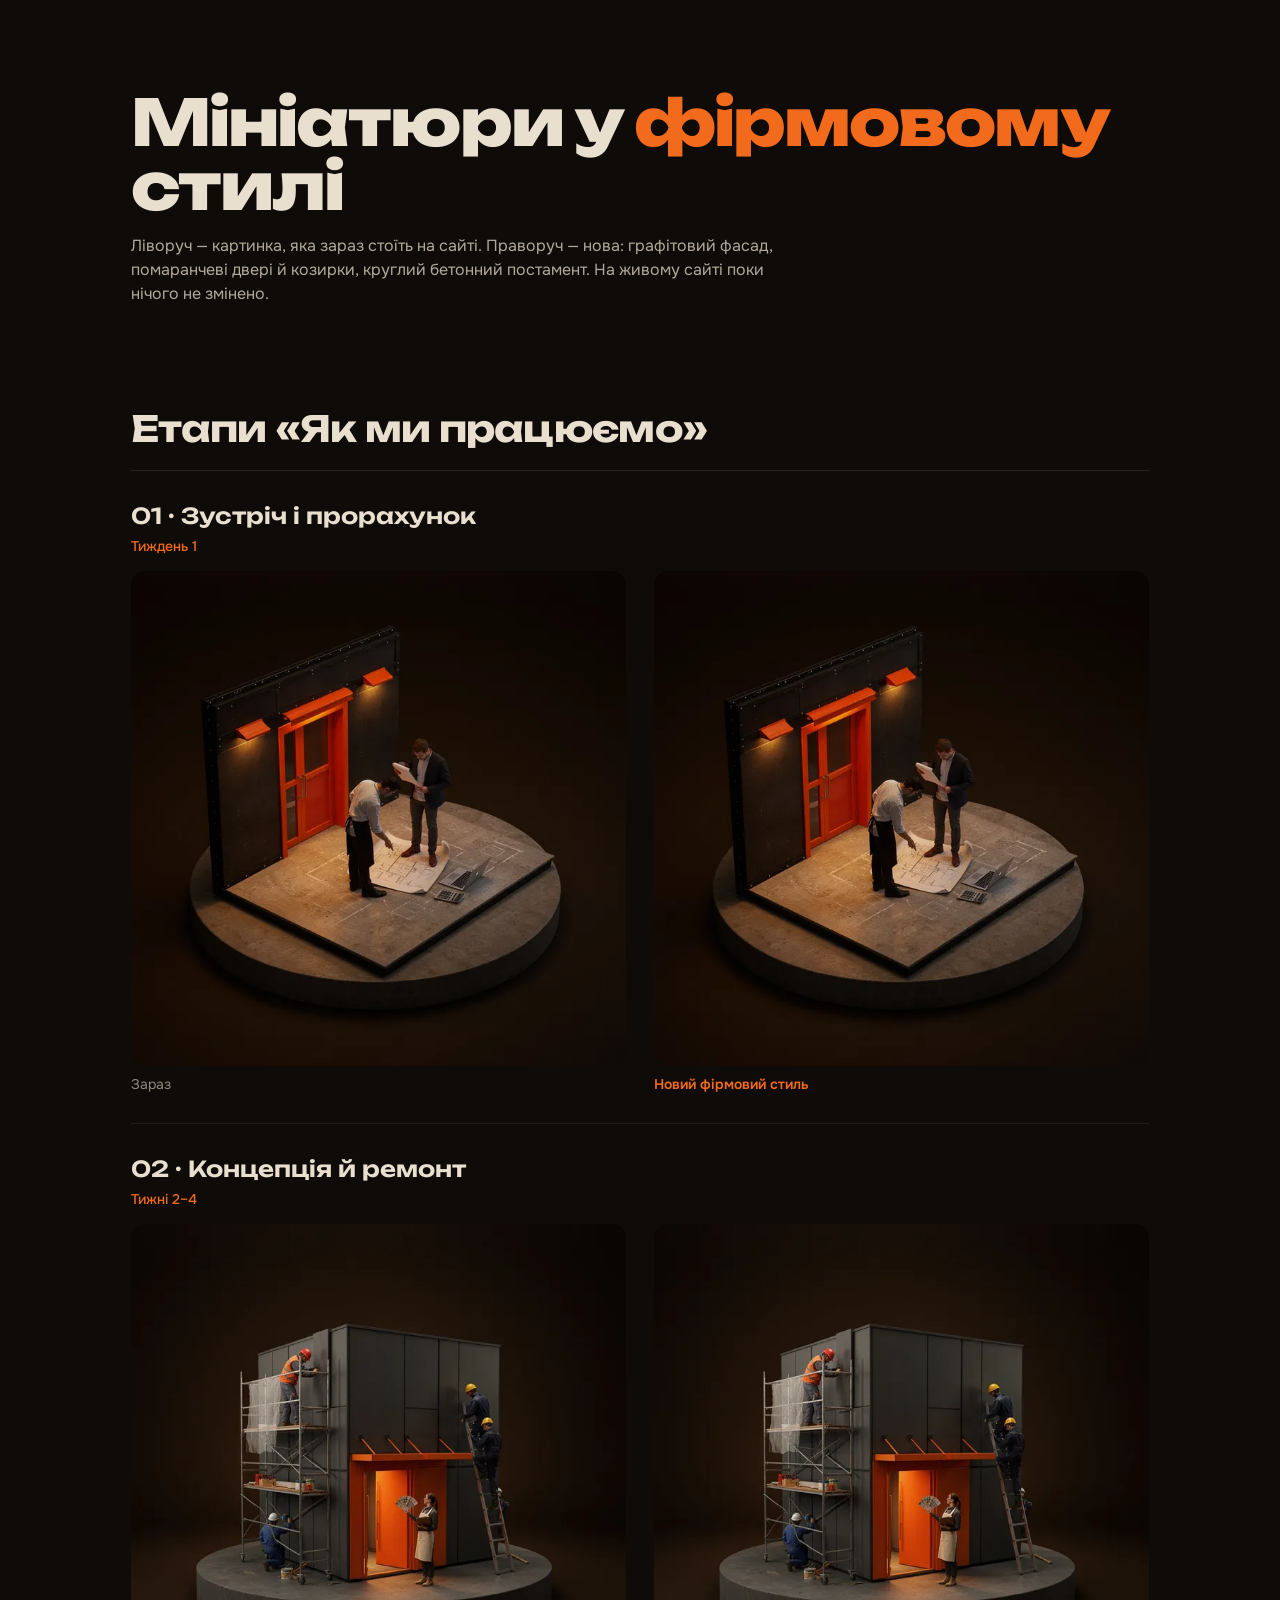
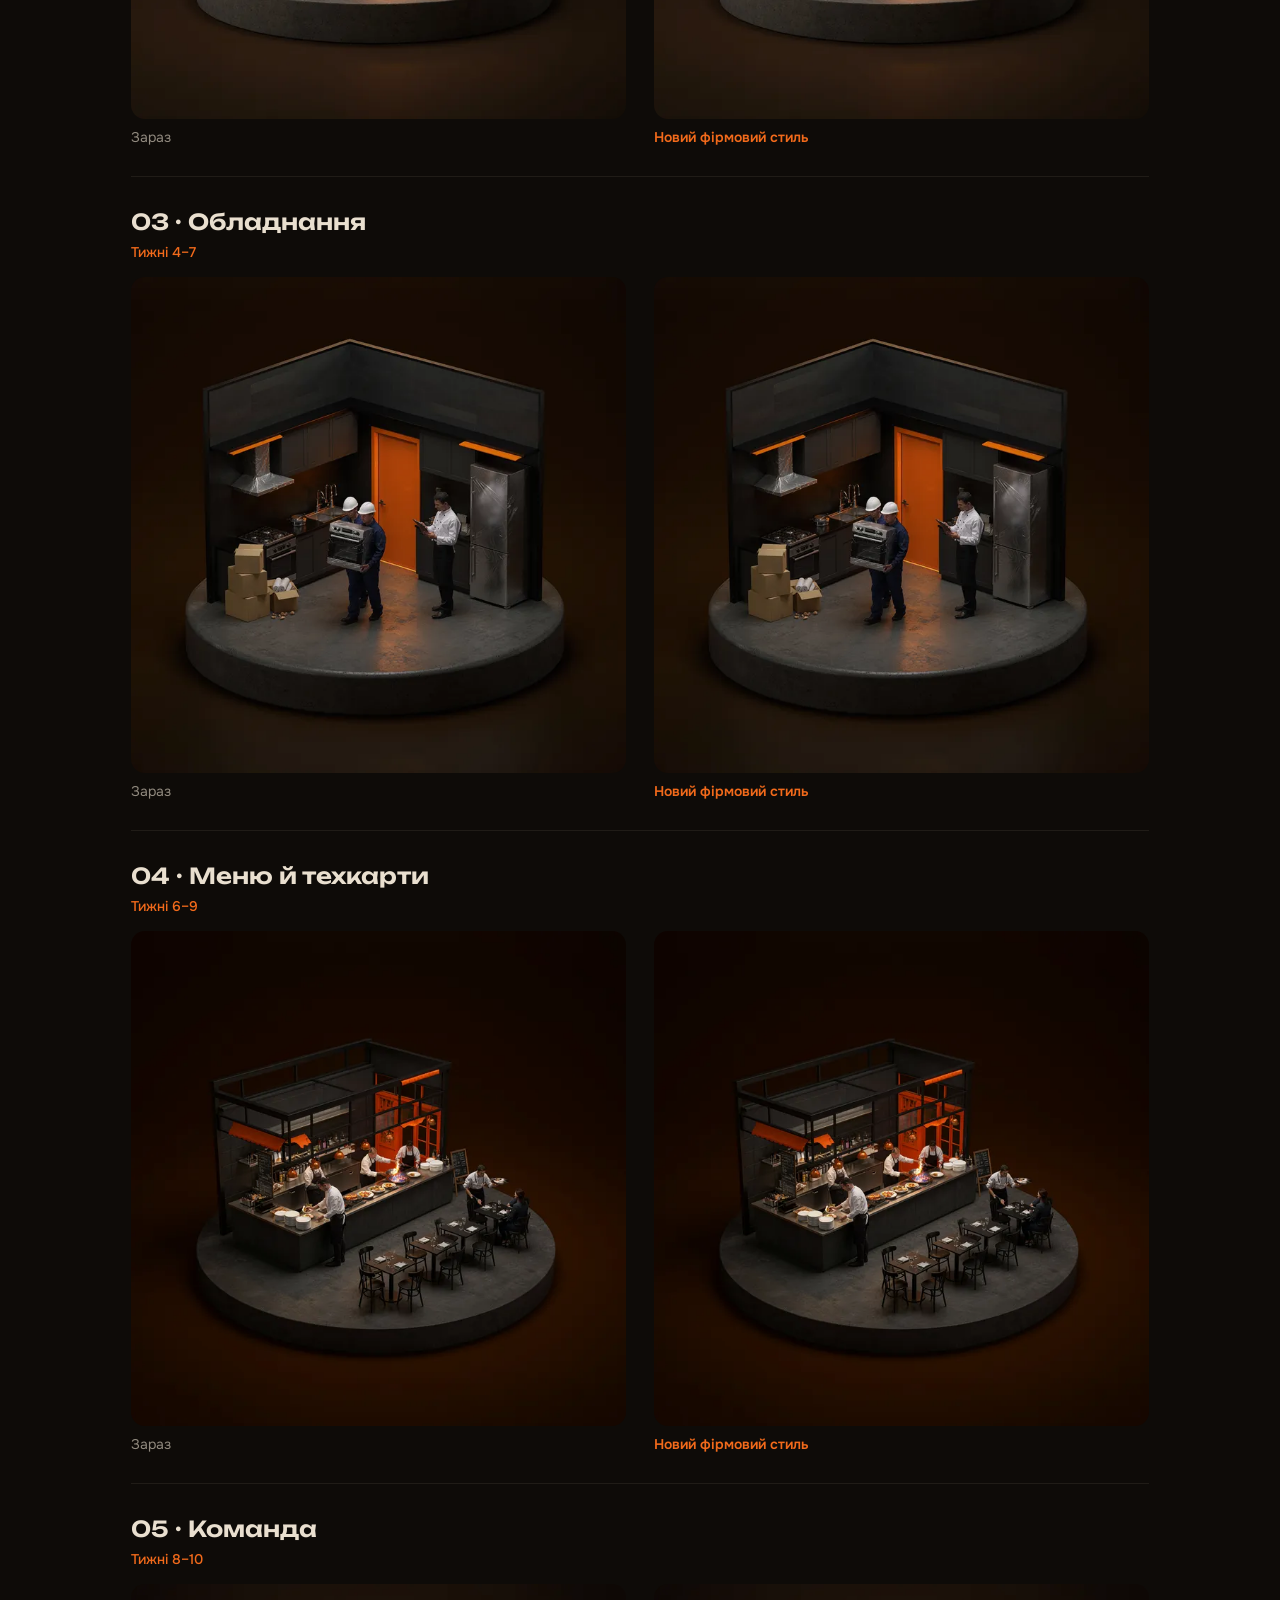
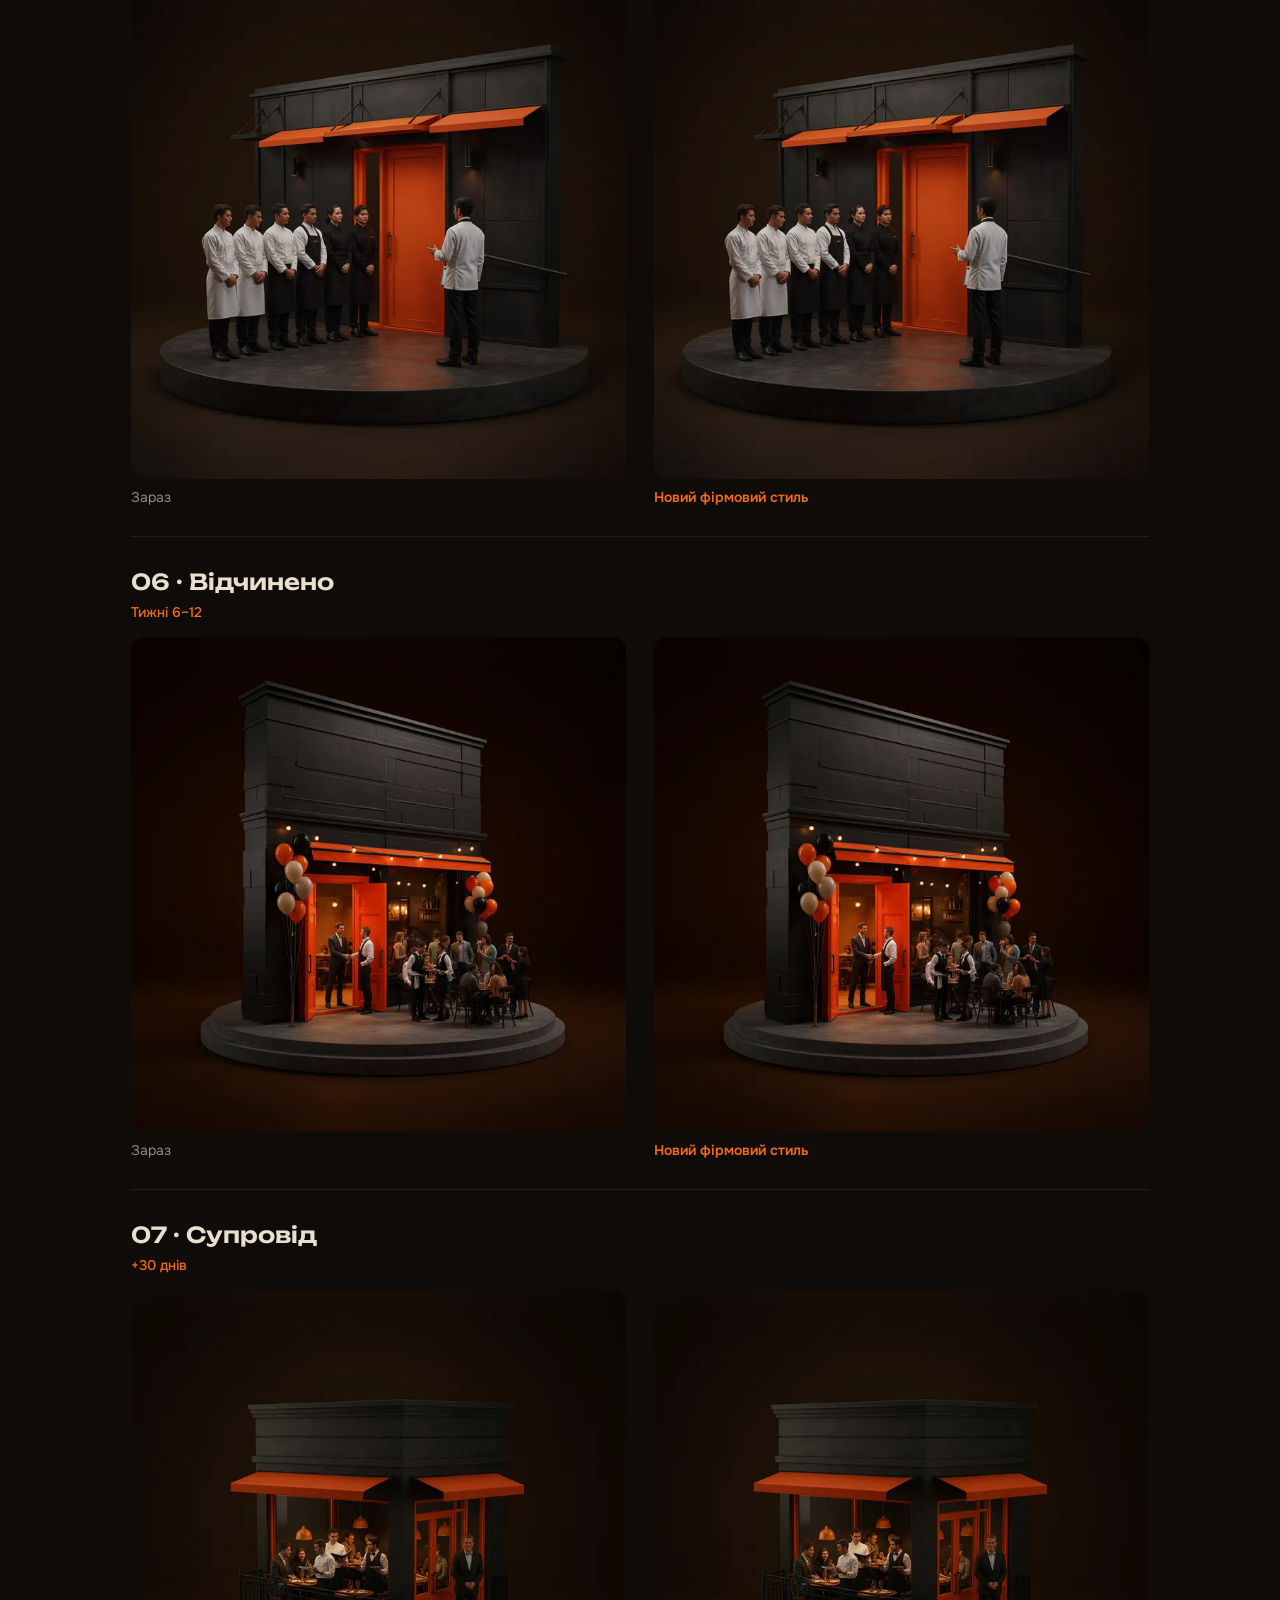
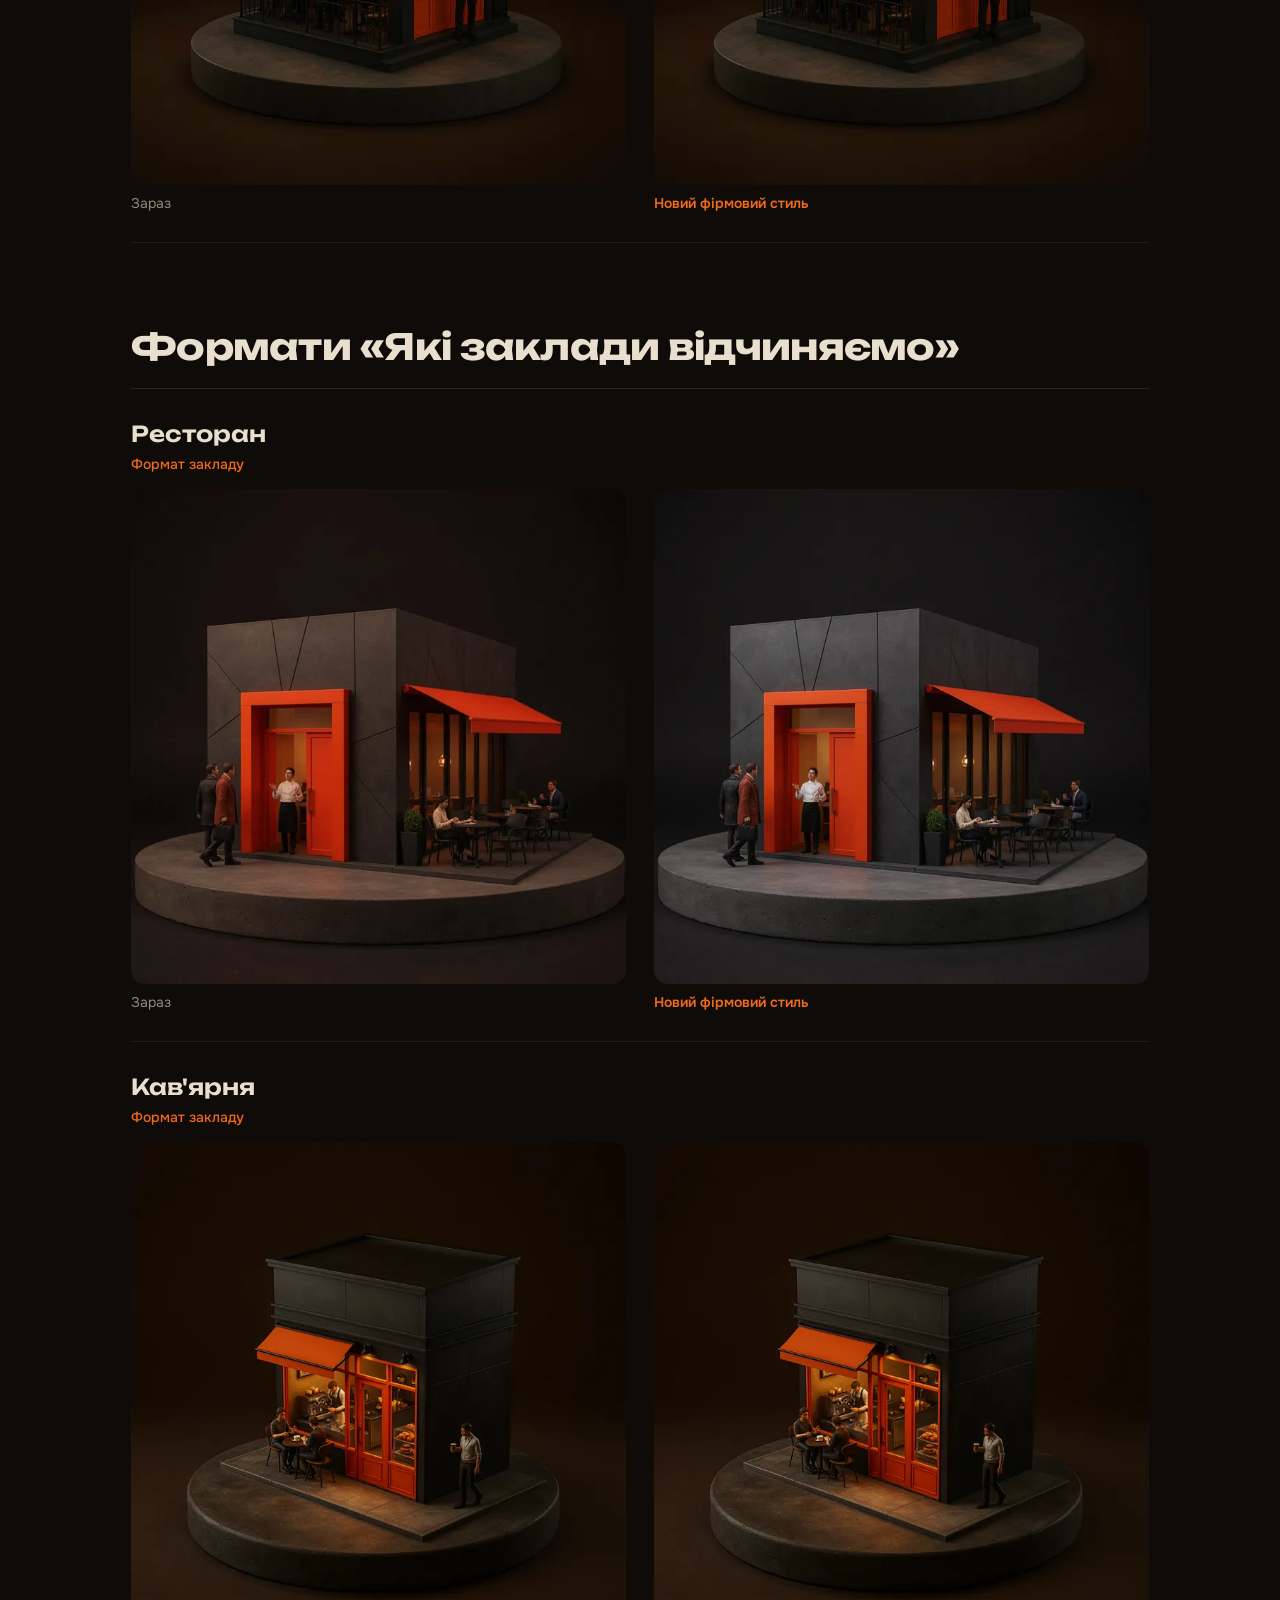
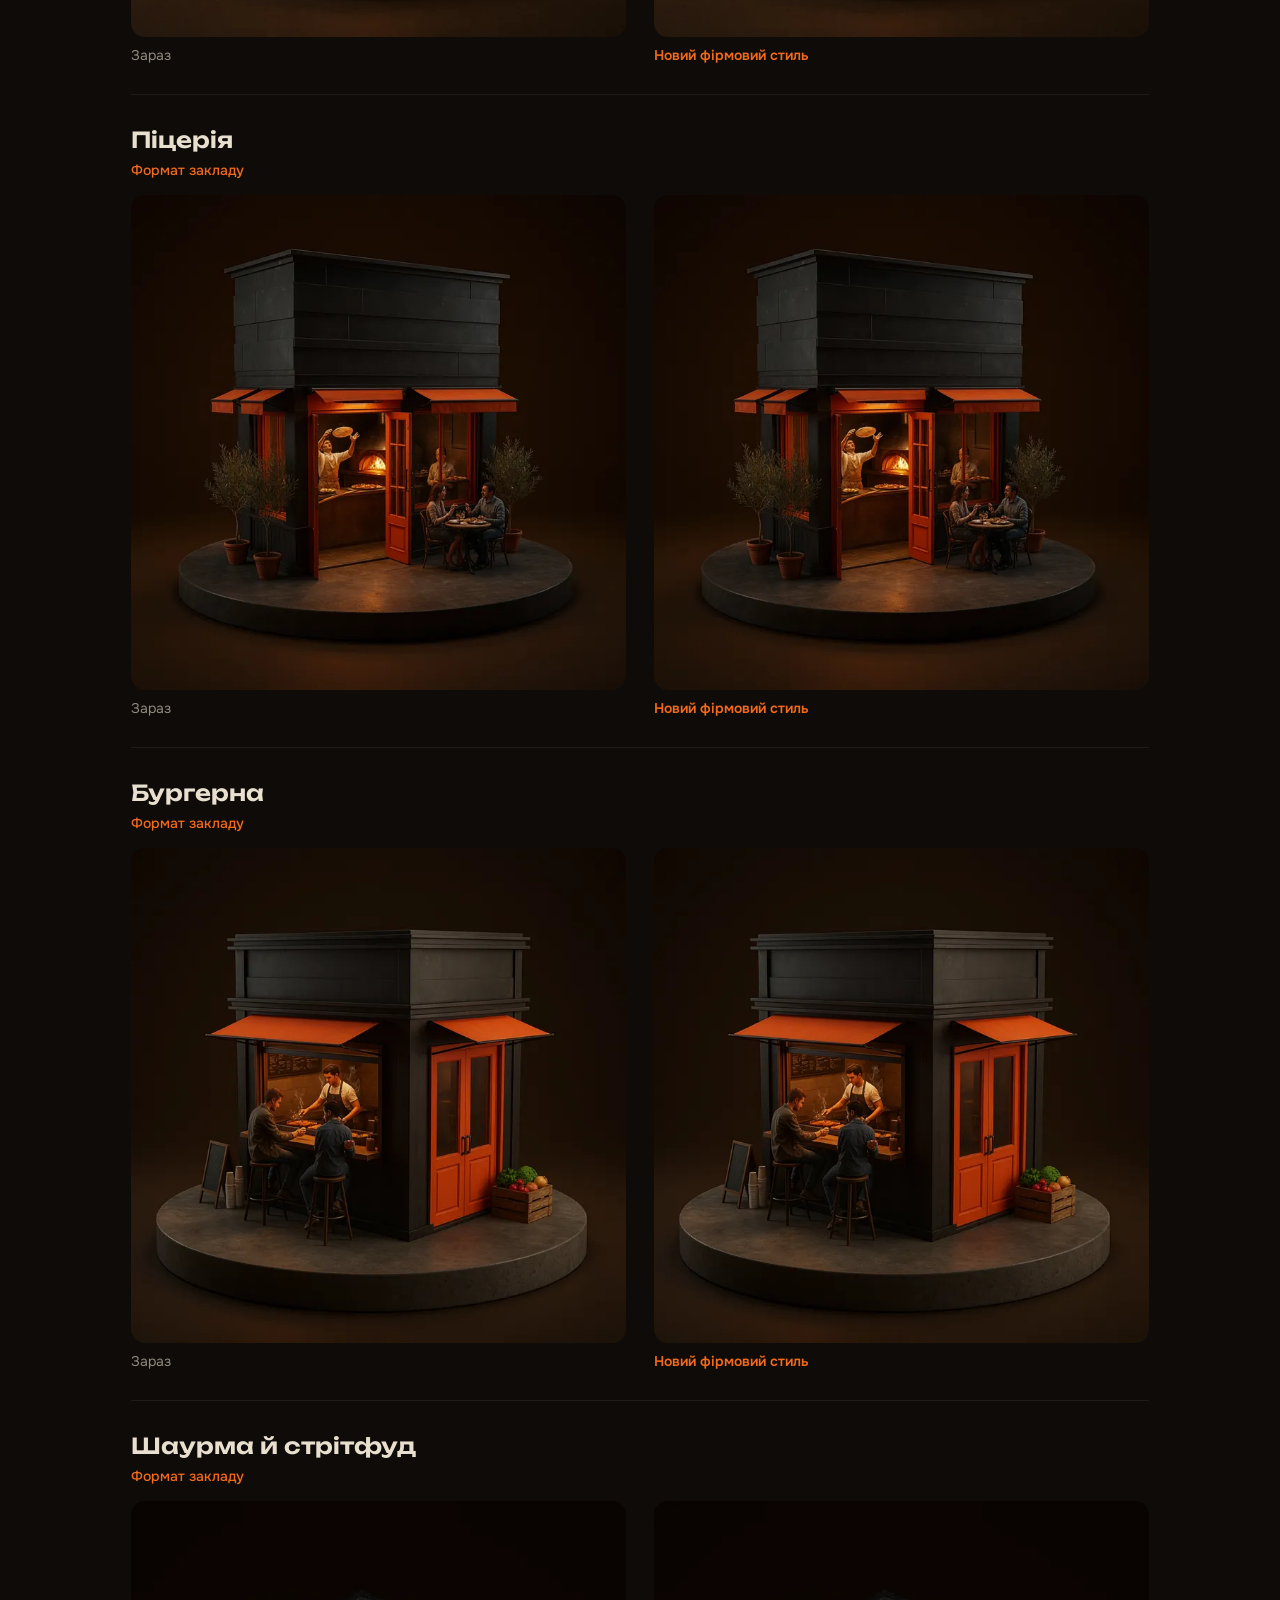
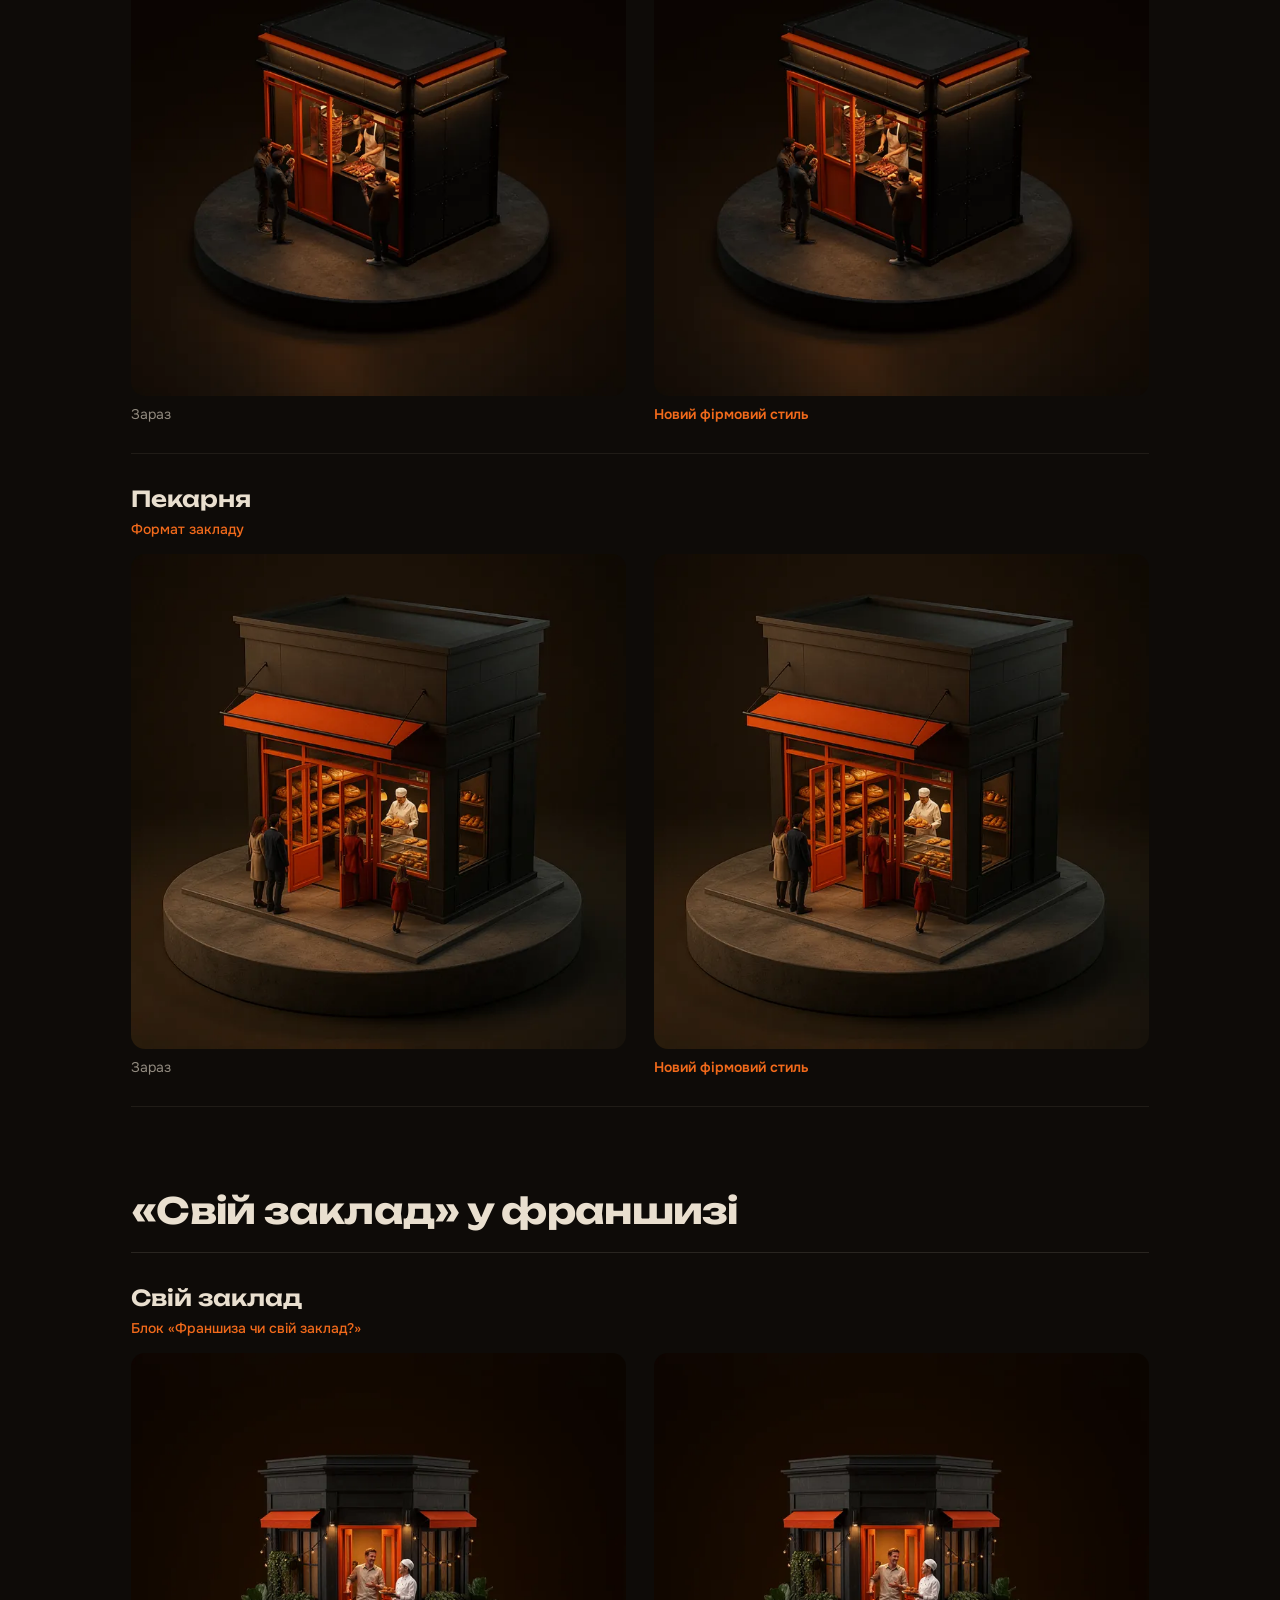
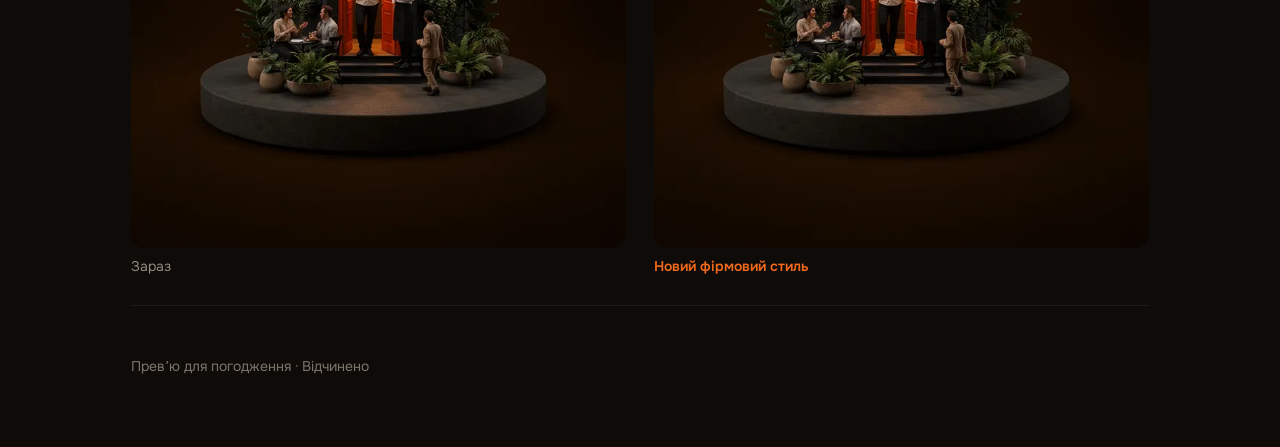
<file: variants/branded.html>
<!doctype html>
<html lang="uk">
<head>
<meta charset="utf-8">
<meta name="viewport" content="width=device-width, initial-scale=1">
<title>Фірмові мініатюри</title>
<meta name="robots" content="noindex">
<link rel="preconnect" href="https://fonts.googleapis.com">
<link rel="preconnect" href="https://fonts.gstatic.com" crossorigin>
<link href="https://fonts.googleapis.com/css2?family=Unbounded:wght@500..800&family=Onest:wght@400..700&display=swap" rel="stylesheet">
<style>
:root { --bg: #0e0b08; --cream: #e9dfcf; --sign: #f26a1b; --gutter: clamp(16px, 3.2vw, 48px); }
* { box-sizing: border-box; margin: 0; padding: 0; }
body { background: var(--bg); color: var(--cream); font-family: 'Onest', sans-serif; line-height: 1.5; overflow-x: hidden; }
header, section { max-width: 1100px; margin: 0 auto; padding: 0 var(--gutter); }
header { padding-top: clamp(40px, 7vw, 90px); padding-bottom: 20px; }
h1 { font-family: 'Unbounded', sans-serif; font-weight: 800; font-size: clamp(30px, 6vw, 64px); line-height: 1; letter-spacing: -.03em; }
h1 span { color: var(--sign); }
header p { margin-top: 16px; max-width: 60ch; color: rgba(233, 223, 207, .75); }
section { padding-top: clamp(40px, 6vw, 80px); }
h2 { font-family: 'Unbounded', sans-serif; font-weight: 700; font-size: clamp(22px, 3.4vw, 36px); letter-spacing: -.02em; padding-bottom: 14px; border-bottom: 1px solid rgba(233, 223, 207, .12); }
.row { padding: 28px 0; border-bottom: 1px solid rgba(233, 223, 207, .08); }
h3 { font-family: 'Unbounded', sans-serif; font-weight: 600; font-size: clamp(17px, 2.2vw, 22px); margin-bottom: 14px; }
h3 small { display: block; margin-top: 4px; font-family: 'Onest', sans-serif; font-weight: 500; font-size: 14px; color: var(--sign); }
.pair { display: grid; grid-template-columns: 1fr 1fr; gap: clamp(10px, 2.4vw, 28px); }
figure { min-width: 0; }
figure img, .wait { display: block; width: 100%; height: auto; aspect-ratio: 1; border-radius: 14px; background: #17120d; object-fit: cover; }
.wait { display: grid; place-items: center; color: rgba(233, 223, 207, .5); font-size: 15px; border: 1px dashed rgba(233, 223, 207, .2); }
figcaption { margin-top: 8px; font-size: 14px; color: rgba(233, 223, 207, .6); }
.new figcaption { color: var(--sign); font-weight: 600; }
footer { max-width: 1100px; margin: 0 auto; padding: 50px var(--gutter) 70px; font-size: 14px; color: rgba(233, 223, 207, .5); }
@media (max-width: 520px) { .pair { gap: 8px; } figcaption { font-size: 12px; } }
</style>
</head>
<body>
<header>
  <h1>Мініатюри у <span>фірмовому</span> стилі</h1>
  <p>Ліворуч — картинка, яка зараз стоїть на сайті. Праворуч — нова: графітовий фасад, помаранчеві двері й козирки, круглий бетонний постамент. На живому сайті поки нічого не змінено.</p>
</header>
<section>
  <h2>Етапи «Як ми працюємо»</h2>
  <article class="row">
    <h3>01 · Зустріч і прорахунок<small>Тиждень 1</small></h3>
    <div class="pair">
      <figure><img src="../assets/minis/stage-1.webp" alt="01 · Зустріч і прорахунок: зараз" width="700" height="700" loading="lazy" decoding="async"><figcaption>Зараз</figcaption></figure>
      <figure class="new"><img src="img/new-stage-1.webp" alt="01 · Зустріч і прорахунок: новий фірмовий стиль" width="700" height="700" loading="lazy" decoding="async"><figcaption>Новий фірмовий стиль</figcaption></figure>
    </div>
  </article>
  <article class="row">
    <h3>02 · Концепція й ремонт<small>Тижні 2–4</small></h3>
    <div class="pair">
      <figure><img src="../assets/minis/stage-2.webp" alt="02 · Концепція й ремонт: зараз" width="700" height="700" loading="lazy" decoding="async"><figcaption>Зараз</figcaption></figure>
      <figure class="new"><img src="img/new-stage-2.webp" alt="02 · Концепція й ремонт: новий фірмовий стиль" width="700" height="700" loading="lazy" decoding="async"><figcaption>Новий фірмовий стиль</figcaption></figure>
    </div>
  </article>
  <article class="row">
    <h3>03 · Обладнання<small>Тижні 4–7</small></h3>
    <div class="pair">
      <figure><img src="../assets/minis/stage-3.webp" alt="03 · Обладнання: зараз" width="700" height="700" loading="lazy" decoding="async"><figcaption>Зараз</figcaption></figure>
      <figure class="new"><img src="img/new-stage-3.webp" alt="03 · Обладнання: новий фірмовий стиль" width="700" height="700" loading="lazy" decoding="async"><figcaption>Новий фірмовий стиль</figcaption></figure>
    </div>
  </article>
  <article class="row">
    <h3>04 · Меню й техкарти<small>Тижні 6–9</small></h3>
    <div class="pair">
      <figure><img src="../assets/minis/stage-4.webp" alt="04 · Меню й техкарти: зараз" width="700" height="700" loading="lazy" decoding="async"><figcaption>Зараз</figcaption></figure>
      <figure class="new"><img src="img/new-stage-4.webp" alt="04 · Меню й техкарти: новий фірмовий стиль" width="700" height="700" loading="lazy" decoding="async"><figcaption>Новий фірмовий стиль</figcaption></figure>
    </div>
  </article>
  <article class="row">
    <h3>05 · Команда<small>Тижні 8–10</small></h3>
    <div class="pair">
      <figure><img src="../assets/minis/stage-5.webp" alt="05 · Команда: зараз" width="700" height="700" loading="lazy" decoding="async"><figcaption>Зараз</figcaption></figure>
      <figure class="new"><img src="img/new-stage-5.webp" alt="05 · Команда: новий фірмовий стиль" width="700" height="700" loading="lazy" decoding="async"><figcaption>Новий фірмовий стиль</figcaption></figure>
    </div>
  </article>
  <article class="row">
    <h3>06 · Відчинено<small>Тижні 6–12</small></h3>
    <div class="pair">
      <figure><img src="../assets/minis/stage-6.webp" alt="06 · Відчинено: зараз" width="700" height="700" loading="lazy" decoding="async"><figcaption>Зараз</figcaption></figure>
      <figure class="new"><img src="img/new-stage-6.webp" alt="06 · Відчинено: новий фірмовий стиль" width="700" height="700" loading="lazy" decoding="async"><figcaption>Новий фірмовий стиль</figcaption></figure>
    </div>
  </article>
  <article class="row">
    <h3>07 · Супровід<small>+30 днів</small></h3>
    <div class="pair">
      <figure><img src="../assets/minis/stage-7.webp" alt="07 · Супровід: зараз" width="700" height="700" loading="lazy" decoding="async"><figcaption>Зараз</figcaption></figure>
      <figure class="new"><img src="img/new-stage-7.webp" alt="07 · Супровід: новий фірмовий стиль" width="700" height="700" loading="lazy" decoding="async"><figcaption>Новий фірмовий стиль</figcaption></figure>
    </div>
  </article>
</section>
<section>
  <h2>Формати «Які заклади відчиняємо»</h2>
  <article class="row">
    <h3>Ресторан<small>Формат закладу</small></h3>
    <div class="pair">
      <figure><img src="../assets/minis/restaurant.webp" alt="Ресторан: зараз" width="700" height="700" loading="lazy" decoding="async"><figcaption>Зараз</figcaption></figure>
      <figure class="new"><img src="img/new-restaurant.webp" alt="Ресторан: новий фірмовий стиль" width="700" height="700" loading="lazy" decoding="async"><figcaption>Новий фірмовий стиль</figcaption></figure>
    </div>
  </article>
  <article class="row">
    <h3>Кав'ярня<small>Формат закладу</small></h3>
    <div class="pair">
      <figure><img src="../assets/minis/coffee.webp" alt="Кав'ярня: зараз" width="700" height="700" loading="lazy" decoding="async"><figcaption>Зараз</figcaption></figure>
      <figure class="new"><img src="img/new-coffee.webp" alt="Кав'ярня: новий фірмовий стиль" width="700" height="700" loading="lazy" decoding="async"><figcaption>Новий фірмовий стиль</figcaption></figure>
    </div>
  </article>
  <article class="row">
    <h3>Піцерія<small>Формат закладу</small></h3>
    <div class="pair">
      <figure><img src="../assets/minis/pizza.webp" alt="Піцерія: зараз" width="700" height="700" loading="lazy" decoding="async"><figcaption>Зараз</figcaption></figure>
      <figure class="new"><img src="img/new-pizza.webp" alt="Піцерія: новий фірмовий стиль" width="700" height="700" loading="lazy" decoding="async"><figcaption>Новий фірмовий стиль</figcaption></figure>
    </div>
  </article>
  <article class="row">
    <h3>Бургерна<small>Формат закладу</small></h3>
    <div class="pair">
      <figure><img src="../assets/minis/burger.webp" alt="Бургерна: зараз" width="700" height="700" loading="lazy" decoding="async"><figcaption>Зараз</figcaption></figure>
      <figure class="new"><img src="img/new-burger.webp" alt="Бургерна: новий фірмовий стиль" width="700" height="700" loading="lazy" decoding="async"><figcaption>Новий фірмовий стиль</figcaption></figure>
    </div>
  </article>
  <article class="row">
    <h3>Шаурма й стрітфуд<small>Формат закладу</small></h3>
    <div class="pair">
      <figure><img src="../assets/minis/shawarma.webp" alt="Шаурма й стрітфуд: зараз" width="700" height="700" loading="lazy" decoding="async"><figcaption>Зараз</figcaption></figure>
      <figure class="new"><img src="img/new-shawarma.webp" alt="Шаурма й стрітфуд: новий фірмовий стиль" width="700" height="700" loading="lazy" decoding="async"><figcaption>Новий фірмовий стиль</figcaption></figure>
    </div>
  </article>
  <article class="row">
    <h3>Пекарня<small>Формат закладу</small></h3>
    <div class="pair">
      <figure><img src="../assets/minis/bakery.webp" alt="Пекарня: зараз" width="700" height="700" loading="lazy" decoding="async"><figcaption>Зараз</figcaption></figure>
      <figure class="new"><img src="img/new-bakery.webp" alt="Пекарня: новий фірмовий стиль" width="700" height="700" loading="lazy" decoding="async"><figcaption>Новий фірмовий стиль</figcaption></figure>
    </div>
  </article>
</section>
<section>
  <h2>«Свій заклад» у франшизі</h2>
  <article class="row">
    <h3>Свій заклад<small>Блок «Франшиза чи свій заклад?»</small></h3>
    <div class="pair">
      <figure><img src="../assets/minis/own.webp" alt="Свій заклад: зараз" width="700" height="700" loading="lazy" decoding="async"><figcaption>Зараз</figcaption></figure>
      <figure class="new"><img src="img/new-own.webp" alt="Свій заклад: новий фірмовий стиль" width="700" height="700" loading="lazy" decoding="async"><figcaption>Новий фірмовий стиль</figcaption></figure>
    </div>
  </article>
</section>
<footer>Превʼю для погодження · Відчинено</footer>
</body>
</html>
</file>
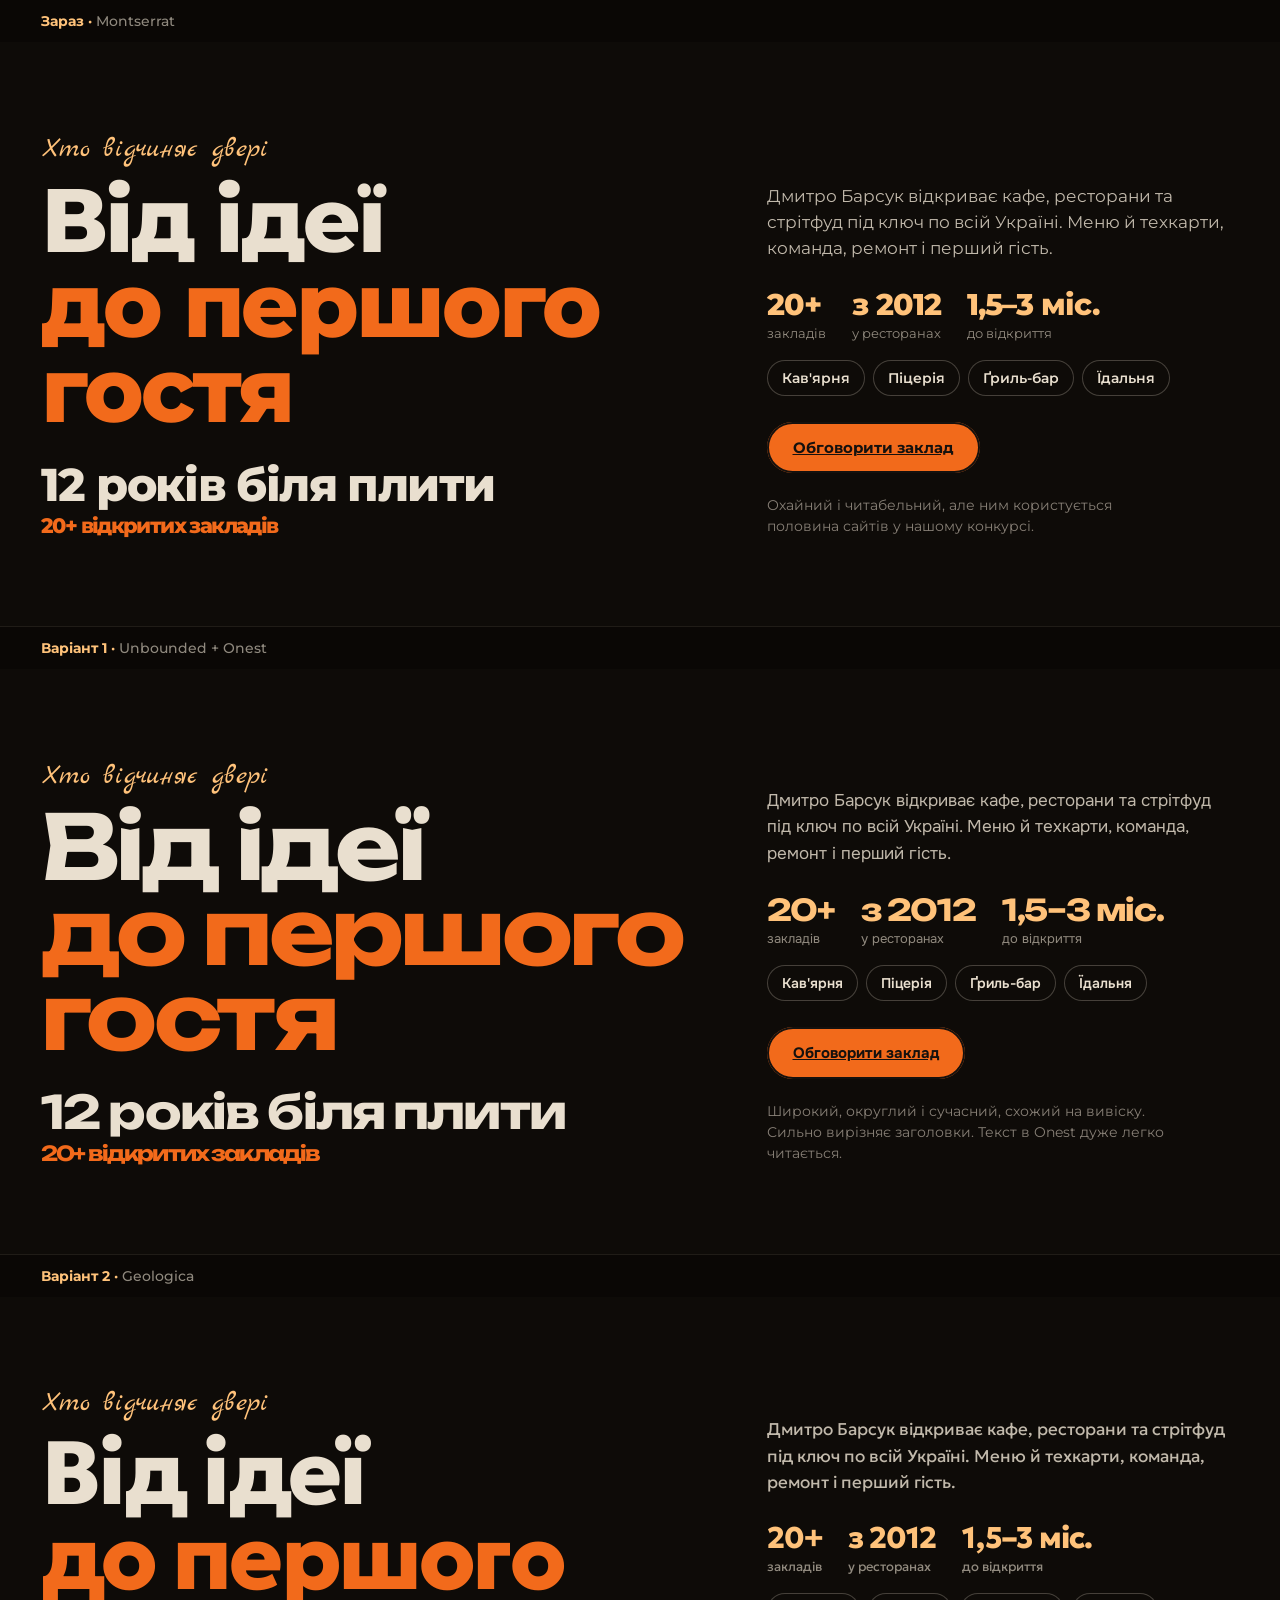
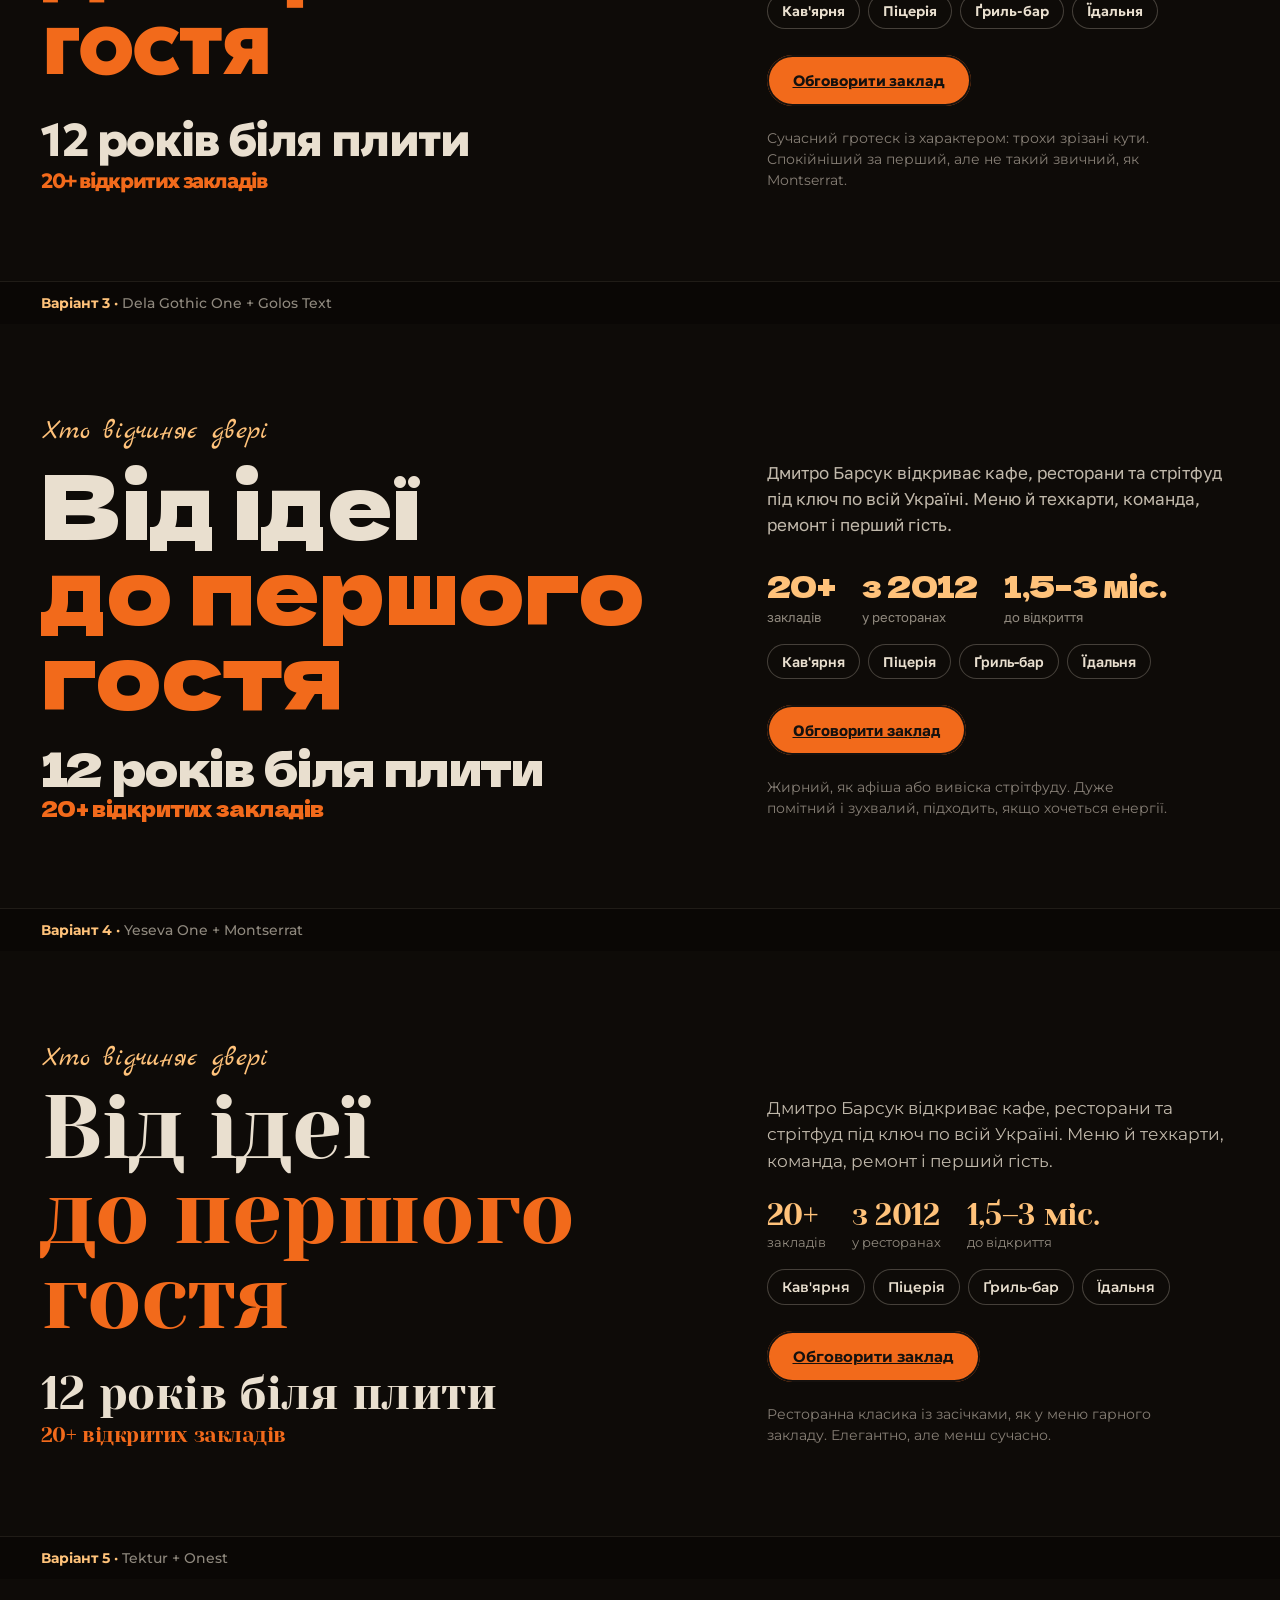
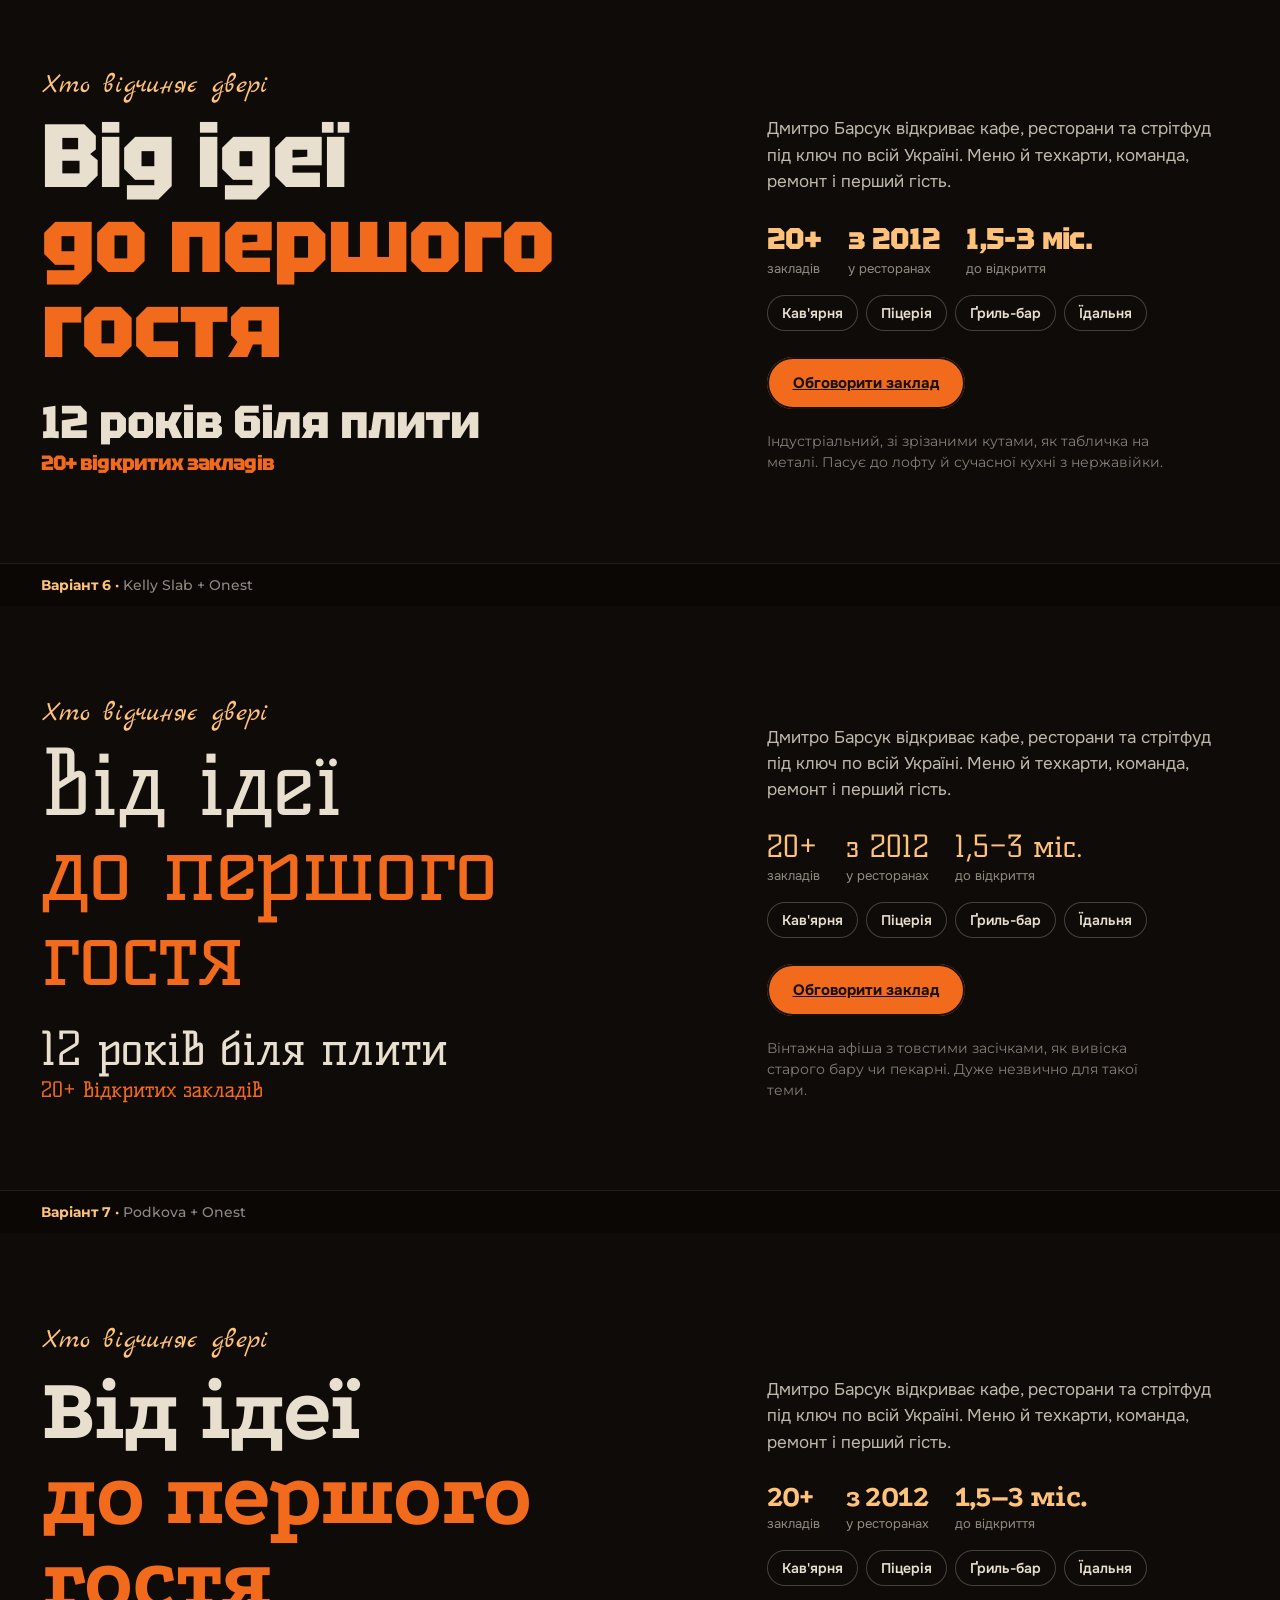
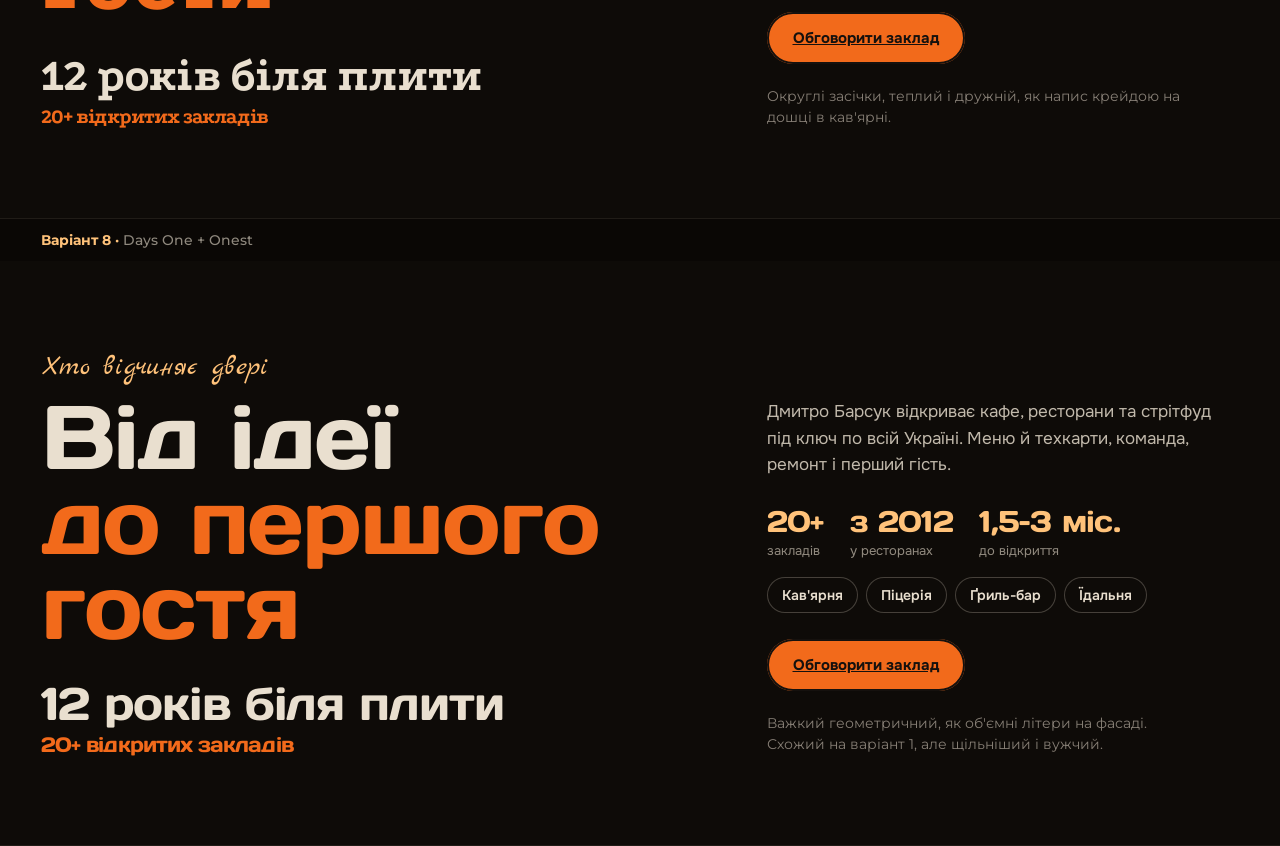
<file: variants/fonts.html>
<!doctype html>
<html lang="uk">
<head>
<meta charset="utf-8">
<meta name="viewport" content="width=device-width, initial-scale=1">
<title>Варіанти шрифту</title>
<link rel="preconnect" href="https://fonts.googleapis.com">
<link rel="preconnect" href="https://fonts.gstatic.com" crossorigin>
<link href="https://fonts.googleapis.com/css2?family=Montserrat:wght@400..900&family=Unbounded:wght@400..900&family=Onest:wght@400..800&family=Geologica:wght@300..900&family=Dela+Gothic+One&family=Golos+Text:wght@400..800&family=Yeseva+One&family=Tektur:wght@400..900&family=Kelly+Slab&family=Podkova:wght@400..800&family=Days+One&family=Marck+Script&display=swap" rel="stylesheet">
<style>
:root { --bg: #0e0b08; --cream: #e9dfcf; --ink: #15110e; --sign: #f26a1b; --lamp: #ffc27a; --gutter: clamp(16px, 3.2vw, 48px); }
* { box-sizing: border-box; margin: 0; padding: 0; }
body { background: var(--bg); color: var(--cream); font-family: 'Montserrat', sans-serif; }
.label { position: sticky; top: 0; z-index: 5; padding: 12px var(--gutter); background: rgba(10, 8, 6, .92); backdrop-filter: blur(10px); font: 700 14px 'Montserrat', sans-serif; color: var(--lamp); }
.label span { color: rgba(233, 223, 207, .6); font-weight: 500; }
.v { padding: clamp(50px, 7vw, 100px) var(--gutter); border-bottom: 1px solid rgba(233, 223, 207, .08); }
.v-in { max-width: 1200px; margin: 0 auto; display: grid; grid-template-columns: minmax(0, 7fr) minmax(0, 5fr); gap: clamp(24px, 5vw, 80px); align-items: end; }
.h1 { font-family: var(--h); font-weight: var(--hw); font-size: clamp(46px, 7vw, 112px); line-height: .95; letter-spacing: var(--ls, -.035em); }
.h1 span { display: block; color: var(--sign); }
.kicker { margin-bottom: 10px; font-family: 'Marck Script', cursive; font-size: 28px; color: var(--lamp); }
.h2 { margin-top: 30px; font-family: var(--h); font-weight: var(--hw); font-size: clamp(30px, 3.6vw, 56px); line-height: 1; letter-spacing: var(--ls, -.035em); }
.h2 small { display: block; margin-top: 8px; font-size: .45em; color: var(--sign); }
.text { font-family: var(--b); font-size: 17px; line-height: 1.55; color: rgba(233, 223, 207, .82); }
.stats { list-style: none; display: flex; flex-wrap: wrap; gap: 6px 26px; margin-top: 24px; }
.stats b { display: block; font-family: var(--h); font-weight: var(--hw); font-size: 30px; color: var(--lamp); letter-spacing: var(--ls, -.03em); }
.stats span { font-family: var(--b); font-size: 13px; color: rgba(233, 223, 207, .6); }
.btn { display: inline-flex; margin-top: 26px; padding: 16px 26px; border-radius: 999px; background: var(--sign); color: var(--ink); box-shadow: inset 0 0 0 2px var(--ink); font-family: var(--b); font-weight: 700; font-size: 15px; }
.chips { display: flex; flex-wrap: wrap; gap: 8px; margin-top: 18px; }
.chips i { font-style: normal; padding: 9px 15px; border-radius: 999px; box-shadow: inset 0 0 0 1px rgba(233, 223, 207, .25); font-family: var(--b); font-size: 14px; font-weight: 600; }
.note { margin-top: 22px; font-family: 'Montserrat', sans-serif; font-size: 14px; line-height: 1.5; color: rgba(233, 223, 207, .55); max-width: 46ch; }
@media (max-width: 860px) { .v-in { grid-template-columns: 1fr; } }
</style>
</head>
<body>

<p class="label">Зараз · <span>Montserrat</span></p>
<section class="v" style="--h: 'Montserrat'; --hw: 800; --b: 'Montserrat'">
  <div class="v-in">
    <div>
      <p class="kicker">Хто відчиняє двері</p>
      <h2 class="h1">Від ідеї <span>до першого гостя</span></h2>
      <p class="h2">12 років біля плити<small>20+ відкритих закладів</small></p>
    </div>
    <div>
      <p class="text">Дмитро Барсук відкриває кафе, ресторани та стрітфуд під ключ по всій Україні. Меню й техкарти, команда, ремонт і перший гість.</p>
      <ul class="stats"><li><b>20+</b><span>закладів</span></li><li><b>з 2012</b><span>у ресторанах</span></li><li><b>1,5–3 міс.</b><span>до відкриття</span></li></ul>
      <div class="chips"><i>Кав'ярня</i><i>Піцерія</i><i>Ґриль-бар</i><i>Їдальня</i></div>
      <a class="btn" href="#">Обговорити заклад</a>
      <p class="note">Охайний і читабельний, але ним користується половина сайтів у нашому конкурсі.</p>
    </div>
  </div>
</section>

<p class="label">Варіант 1 · <span>Unbounded + Onest</span></p>
<section class="v" style="--h: 'Unbounded'; --hw: 700; --b: 'Onest'; --ls: -.04em">
  <div class="v-in">
    <div>
      <p class="kicker">Хто відчиняє двері</p>
      <h2 class="h1">Від ідеї <span>до першого гостя</span></h2>
      <p class="h2">12 років біля плити<small>20+ відкритих закладів</small></p>
    </div>
    <div>
      <p class="text">Дмитро Барсук відкриває кафе, ресторани та стрітфуд під ключ по всій Україні. Меню й техкарти, команда, ремонт і перший гість.</p>
      <ul class="stats"><li><b>20+</b><span>закладів</span></li><li><b>з 2012</b><span>у ресторанах</span></li><li><b>1,5–3 міс.</b><span>до відкриття</span></li></ul>
      <div class="chips"><i>Кав'ярня</i><i>Піцерія</i><i>Ґриль-бар</i><i>Їдальня</i></div>
      <a class="btn" href="#">Обговорити заклад</a>
      <p class="note">Широкий, округлий і сучасний, схожий на вивіску. Сильно вирізняє заголовки. Текст в Onest дуже легко читається.</p>
    </div>
  </div>
</section>

<p class="label">Варіант 2 · <span>Geologica</span></p>
<section class="v" style="--h: 'Geologica'; --hw: 800; --b: 'Geologica'; --ls: -.03em">
  <div class="v-in">
    <div>
      <p class="kicker">Хто відчиняє двері</p>
      <h2 class="h1">Від ідеї <span>до першого гостя</span></h2>
      <p class="h2">12 років біля плити<small>20+ відкритих закладів</small></p>
    </div>
    <div>
      <p class="text">Дмитро Барсук відкриває кафе, ресторани та стрітфуд під ключ по всій Україні. Меню й техкарти, команда, ремонт і перший гість.</p>
      <ul class="stats"><li><b>20+</b><span>закладів</span></li><li><b>з 2012</b><span>у ресторанах</span></li><li><b>1,5–3 міс.</b><span>до відкриття</span></li></ul>
      <div class="chips"><i>Кав'ярня</i><i>Піцерія</i><i>Ґриль-бар</i><i>Їдальня</i></div>
      <a class="btn" href="#">Обговорити заклад</a>
      <p class="note">Сучасний гротеск із характером: трохи зрізані кути. Спокійніший за перший, але не такий звичний, як Montserrat.</p>
    </div>
  </div>
</section>

<p class="label">Варіант 3 · <span>Dela Gothic One + Golos Text</span></p>
<section class="v" style="--h: 'Dela Gothic One'; --hw: 400; --b: 'Golos Text'; --ls: -.01em">
  <div class="v-in">
    <div>
      <p class="kicker">Хто відчиняє двері</p>
      <h2 class="h1">Від ідеї <span>до першого гостя</span></h2>
      <p class="h2">12 років біля плити<small>20+ відкритих закладів</small></p>
    </div>
    <div>
      <p class="text">Дмитро Барсук відкриває кафе, ресторани та стрітфуд під ключ по всій Україні. Меню й техкарти, команда, ремонт і перший гість.</p>
      <ul class="stats"><li><b>20+</b><span>закладів</span></li><li><b>з 2012</b><span>у ресторанах</span></li><li><b>1,5–3 міс.</b><span>до відкриття</span></li></ul>
      <div class="chips"><i>Кав'ярня</i><i>Піцерія</i><i>Ґриль-бар</i><i>Їдальня</i></div>
      <a class="btn" href="#">Обговорити заклад</a>
      <p class="note">Жирний, як афіша або вивіска стрітфуду. Дуже помітний і зухвалий, підходить, якщо хочеться енергії.</p>
    </div>
  </div>
</section>

<p class="label">Варіант 4 · <span>Yeseva One + Montserrat</span></p>
<section class="v" style="--h: 'Yeseva One'; --hw: 400; --b: 'Montserrat'; --ls: -.01em">
  <div class="v-in">
    <div>
      <p class="kicker">Хто відчиняє двері</p>
      <h2 class="h1">Від ідеї <span>до першого гостя</span></h2>
      <p class="h2">12 років біля плити<small>20+ відкритих закладів</small></p>
    </div>
    <div>
      <p class="text">Дмитро Барсук відкриває кафе, ресторани та стрітфуд під ключ по всій Україні. Меню й техкарти, команда, ремонт і перший гість.</p>
      <ul class="stats"><li><b>20+</b><span>закладів</span></li><li><b>з 2012</b><span>у ресторанах</span></li><li><b>1,5–3 міс.</b><span>до відкриття</span></li></ul>
      <div class="chips"><i>Кав'ярня</i><i>Піцерія</i><i>Ґриль-бар</i><i>Їдальня</i></div>
      <a class="btn" href="#">Обговорити заклад</a>
      <p class="note">Ресторанна класика із засічками, як у меню гарного закладу. Елегантно, але менш сучасно.</p>
    </div>
  </div>
</section>

<p class="label">Варіант 5 · <span>Tektur + Onest</span></p>
<section class="v" style="--h: 'Tektur'; --hw: 800; --b: 'Onest'; --ls: -.02em">
  <div class="v-in">
    <div>
      <p class="kicker">Хто відчиняє двері</p>
      <h2 class="h1">Від ідеї <span>до першого гостя</span></h2>
      <p class="h2">12 років біля плити<small>20+ відкритих закладів</small></p>
    </div>
    <div>
      <p class="text">Дмитро Барсук відкриває кафе, ресторани та стрітфуд під ключ по всій Україні. Меню й техкарти, команда, ремонт і перший гість.</p>
      <ul class="stats"><li><b>20+</b><span>закладів</span></li><li><b>з 2012</b><span>у ресторанах</span></li><li><b>1,5–3 міс.</b><span>до відкриття</span></li></ul>
      <div class="chips"><i>Кав'ярня</i><i>Піцерія</i><i>Ґриль-бар</i><i>Їдальня</i></div>
      <a class="btn" href="#">Обговорити заклад</a>
      <p class="note">Індустріальний, зі зрізаними кутами, як табличка на металі. Пасує до лофту й сучасної кухні з нержавійки.</p>
    </div>
  </div>
</section>

<p class="label">Варіант 6 · <span>Kelly Slab + Onest</span></p>
<section class="v" style="--h: 'Kelly Slab'; --hw: 400; --b: 'Onest'; --ls: 0">
  <div class="v-in">
    <div>
      <p class="kicker">Хто відчиняє двері</p>
      <h2 class="h1">Від ідеї <span>до першого гостя</span></h2>
      <p class="h2">12 років біля плити<small>20+ відкритих закладів</small></p>
    </div>
    <div>
      <p class="text">Дмитро Барсук відкриває кафе, ресторани та стрітфуд під ключ по всій Україні. Меню й техкарти, команда, ремонт і перший гість.</p>
      <ul class="stats"><li><b>20+</b><span>закладів</span></li><li><b>з 2012</b><span>у ресторанах</span></li><li><b>1,5–3 міс.</b><span>до відкриття</span></li></ul>
      <div class="chips"><i>Кав'ярня</i><i>Піцерія</i><i>Ґриль-бар</i><i>Їдальня</i></div>
      <a class="btn" href="#">Обговорити заклад</a>
      <p class="note">Вінтажна афіша з товстими засічками, як вивіска старого бару чи пекарні. Дуже незвично для такої теми.</p>
    </div>
  </div>
</section>

<p class="label">Варіант 7 · <span>Podkova + Onest</span></p>
<section class="v" style="--h: 'Podkova'; --hw: 800; --b: 'Onest'; --ls: -.02em">
  <div class="v-in">
    <div>
      <p class="kicker">Хто відчиняє двері</p>
      <h2 class="h1">Від ідеї <span>до першого гостя</span></h2>
      <p class="h2">12 років біля плити<small>20+ відкритих закладів</small></p>
    </div>
    <div>
      <p class="text">Дмитро Барсук відкриває кафе, ресторани та стрітфуд під ключ по всій Україні. Меню й техкарти, команда, ремонт і перший гість.</p>
      <ul class="stats"><li><b>20+</b><span>закладів</span></li><li><b>з 2012</b><span>у ресторанах</span></li><li><b>1,5–3 міс.</b><span>до відкриття</span></li></ul>
      <div class="chips"><i>Кав'ярня</i><i>Піцерія</i><i>Ґриль-бар</i><i>Їдальня</i></div>
      <a class="btn" href="#">Обговорити заклад</a>
      <p class="note">Округлі засічки, теплий і дружній, як напис крейдою на дошці в кав'ярні.</p>
    </div>
  </div>
</section>

<p class="label">Варіант 8 · <span>Days One + Onest</span></p>
<section class="v" style="--h: 'Days One'; --hw: 400; --b: 'Onest'; --ls: -.02em">
  <div class="v-in">
    <div>
      <p class="kicker">Хто відчиняє двері</p>
      <h2 class="h1">Від ідеї <span>до першого гостя</span></h2>
      <p class="h2">12 років біля плити<small>20+ відкритих закладів</small></p>
    </div>
    <div>
      <p class="text">Дмитро Барсук відкриває кафе, ресторани та стрітфуд під ключ по всій Україні. Меню й техкарти, команда, ремонт і перший гість.</p>
      <ul class="stats"><li><b>20+</b><span>закладів</span></li><li><b>з 2012</b><span>у ресторанах</span></li><li><b>1,5–3 міс.</b><span>до відкриття</span></li></ul>
      <div class="chips"><i>Кав'ярня</i><i>Піцерія</i><i>Ґриль-бар</i><i>Їдальня</i></div>
      <a class="btn" href="#">Обговорити заклад</a>
      <p class="note">Важкий геометричний, як об'ємні літери на фасаді. Схожий на варіант 1, але щільніший і вужчий.</p>
    </div>
  </div>
</section>

</body>
</html>
</file>
